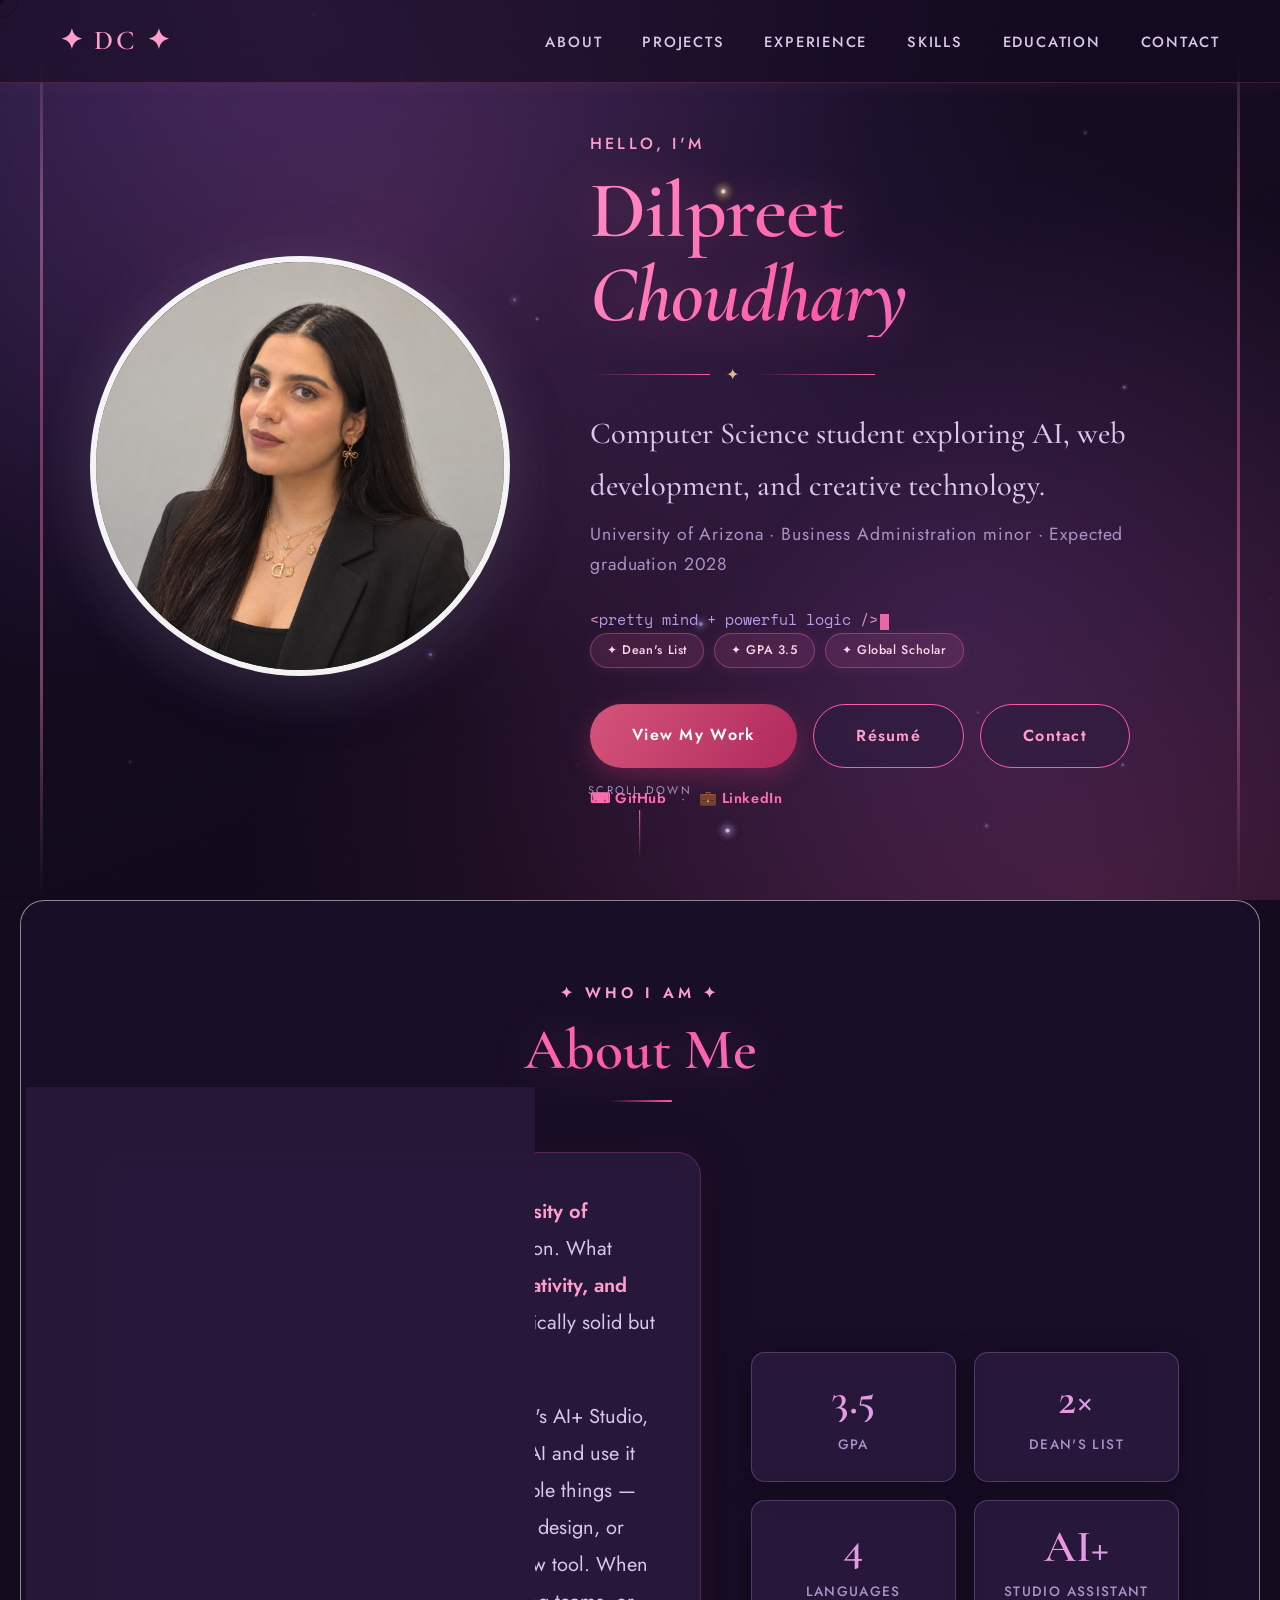
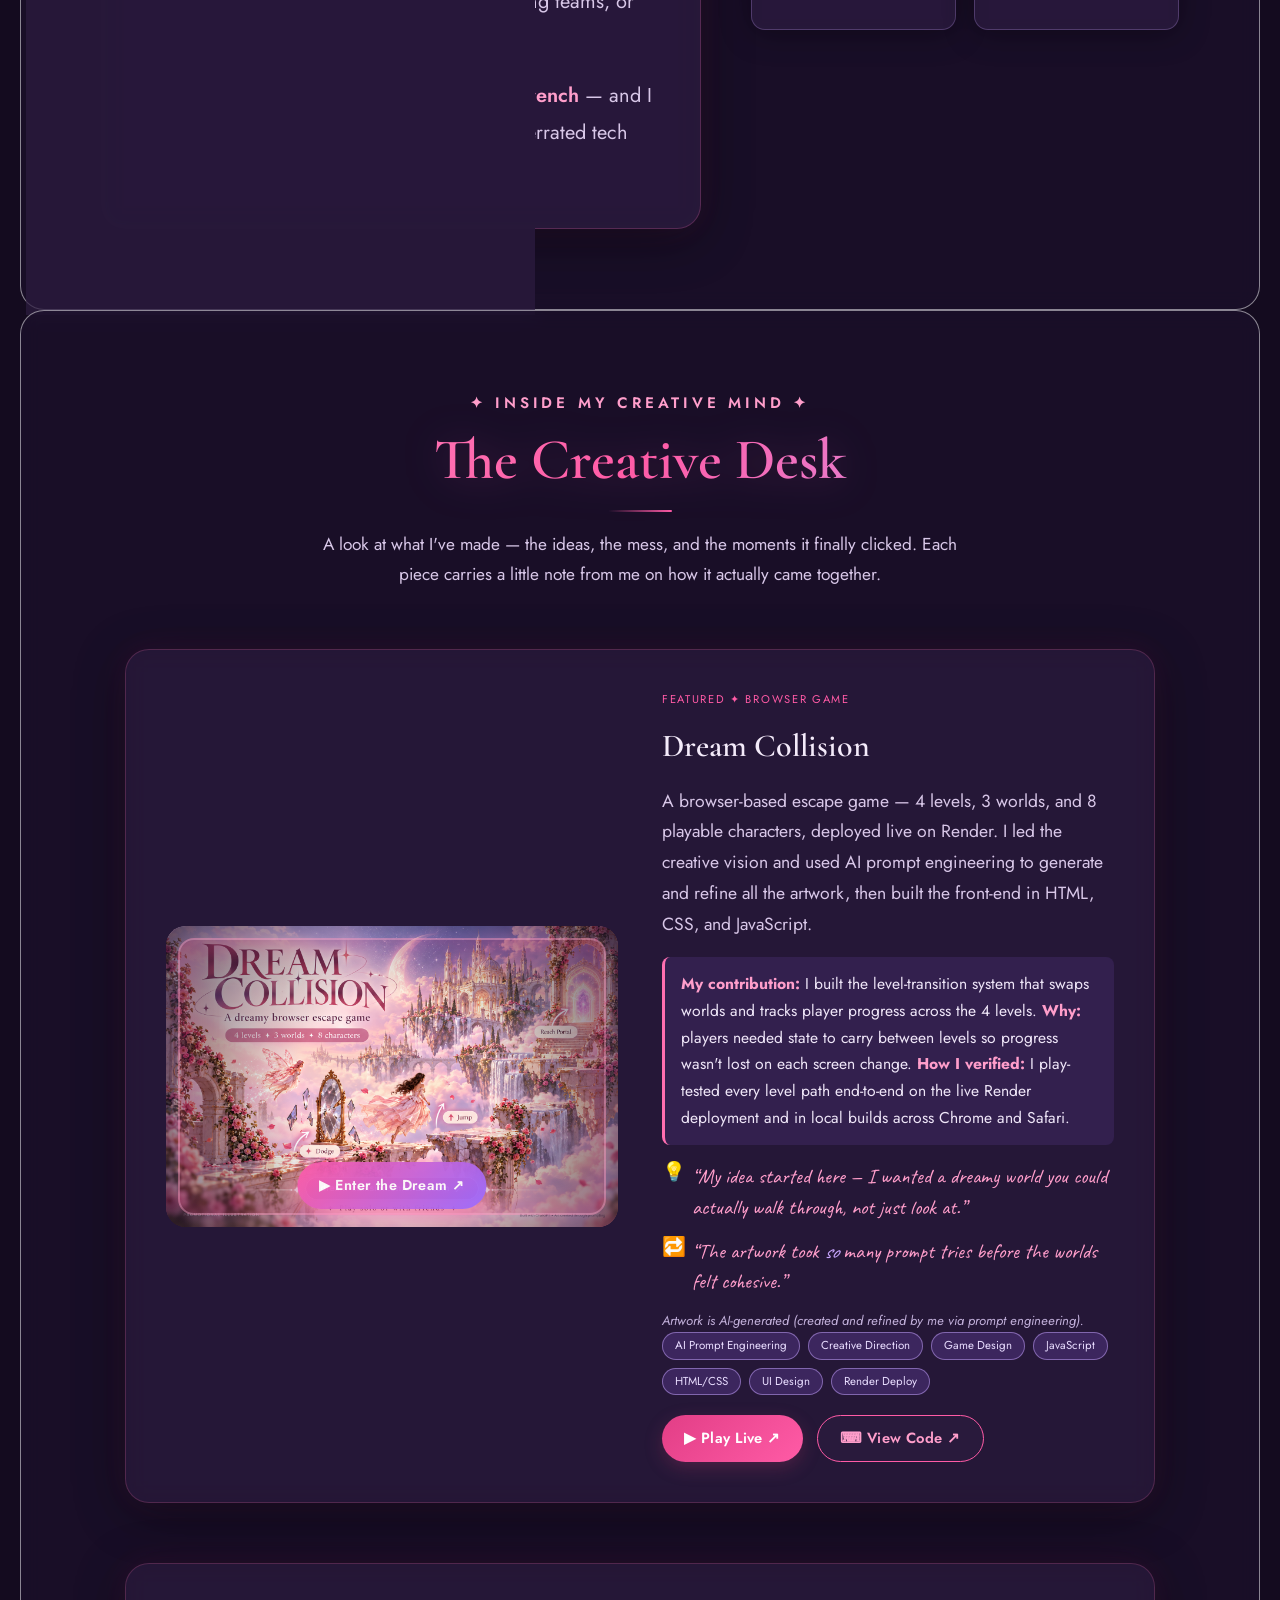
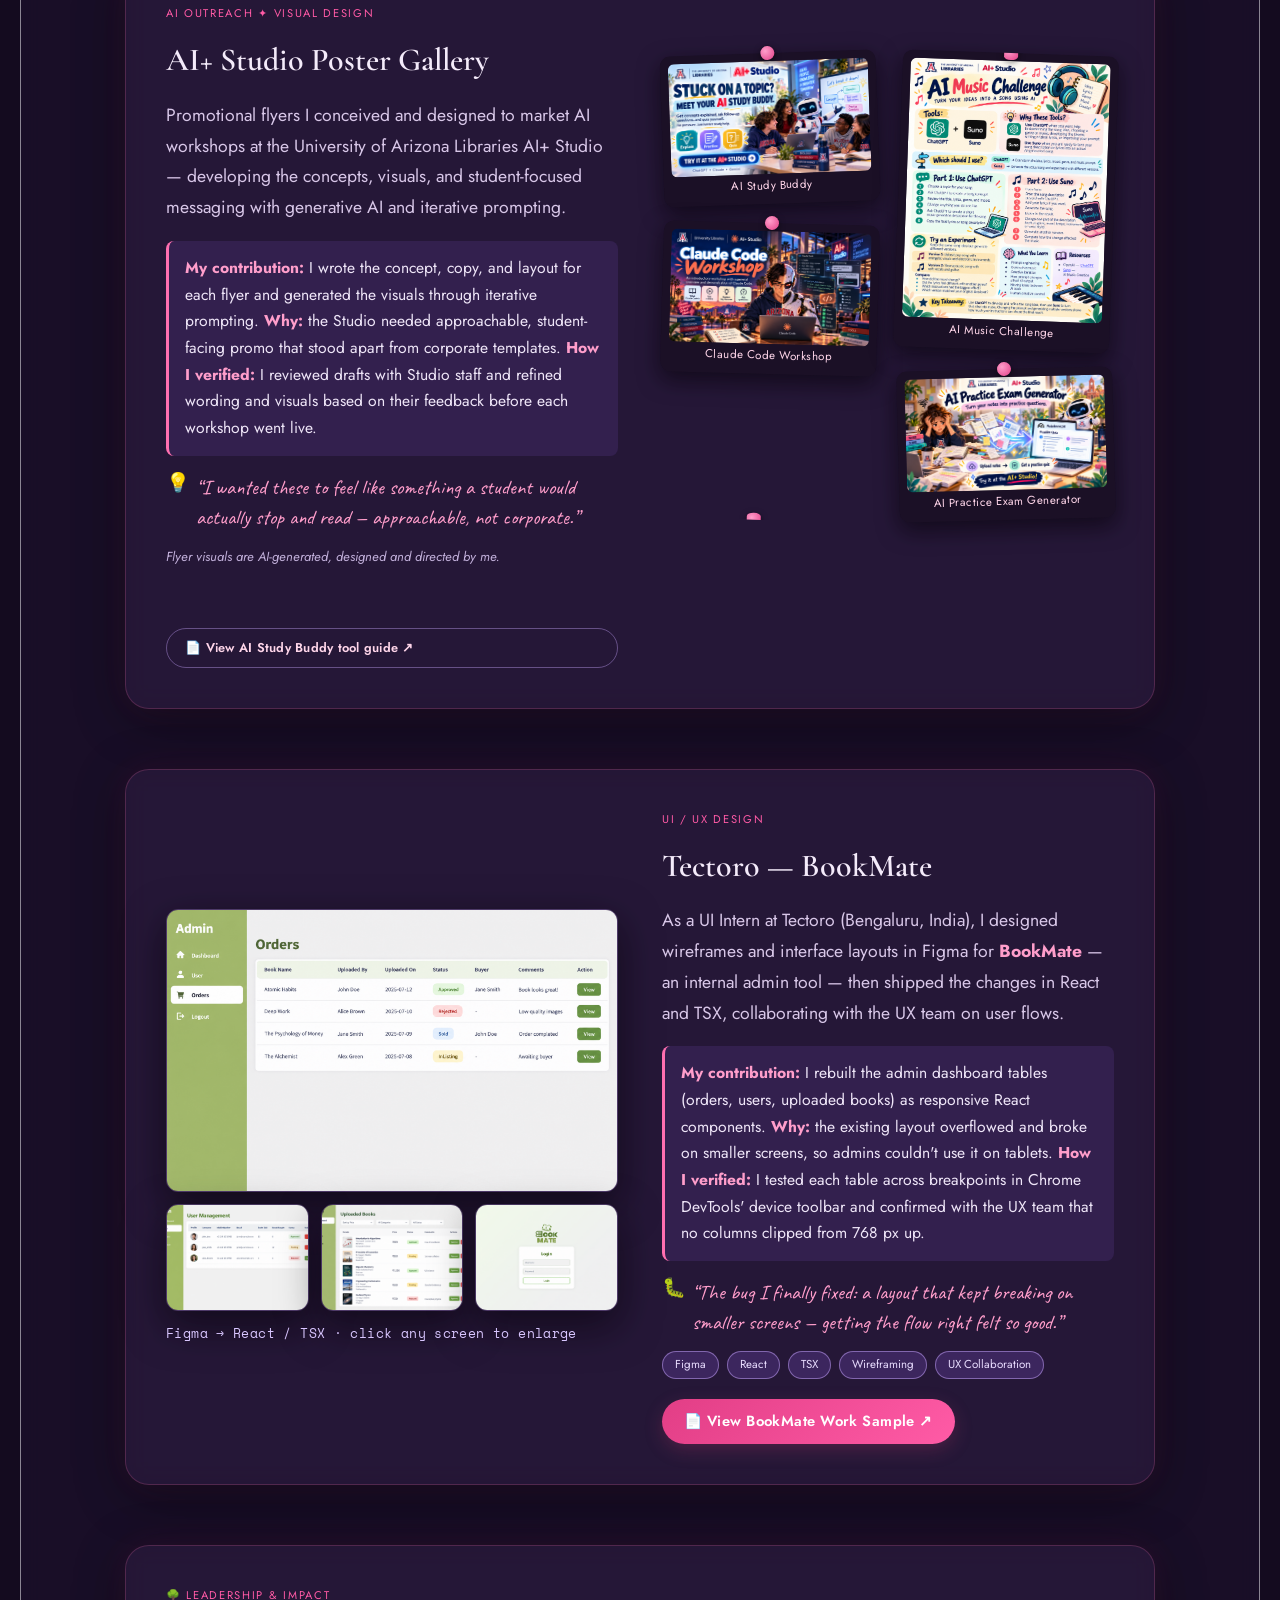
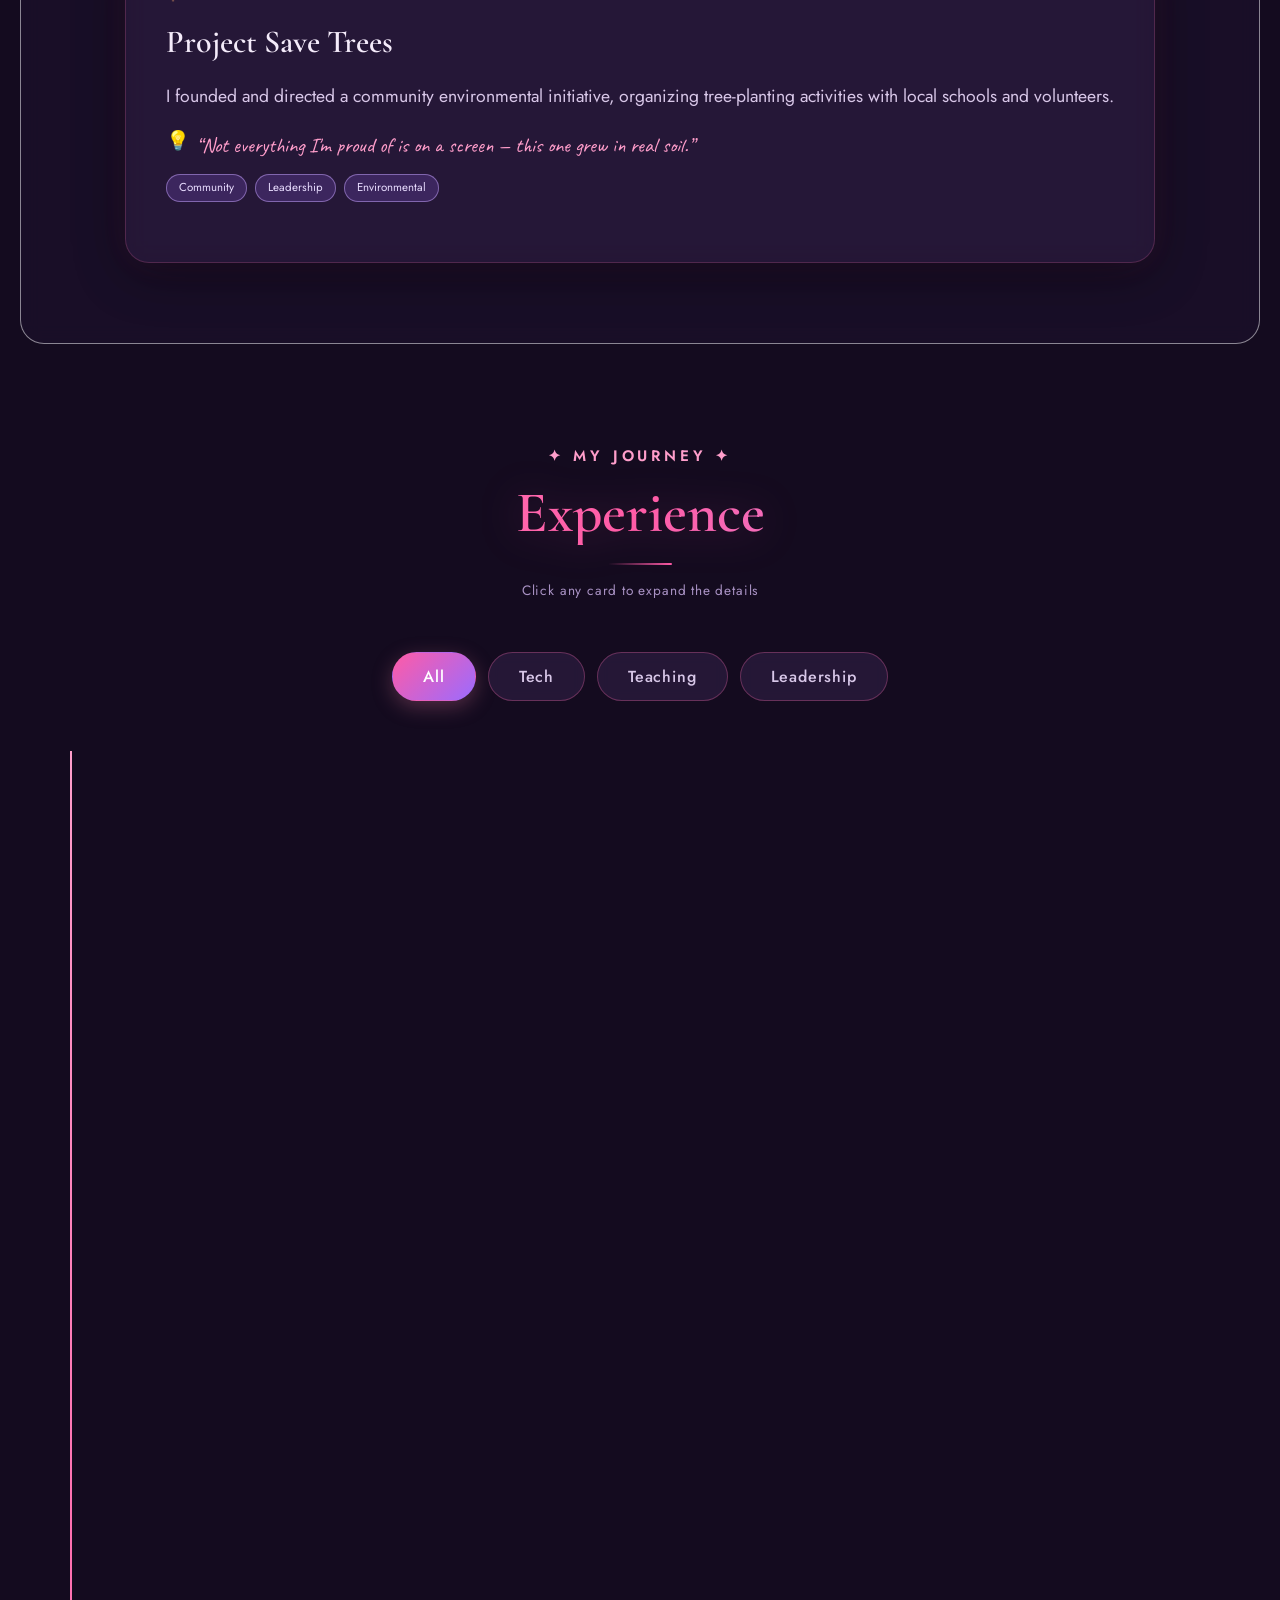
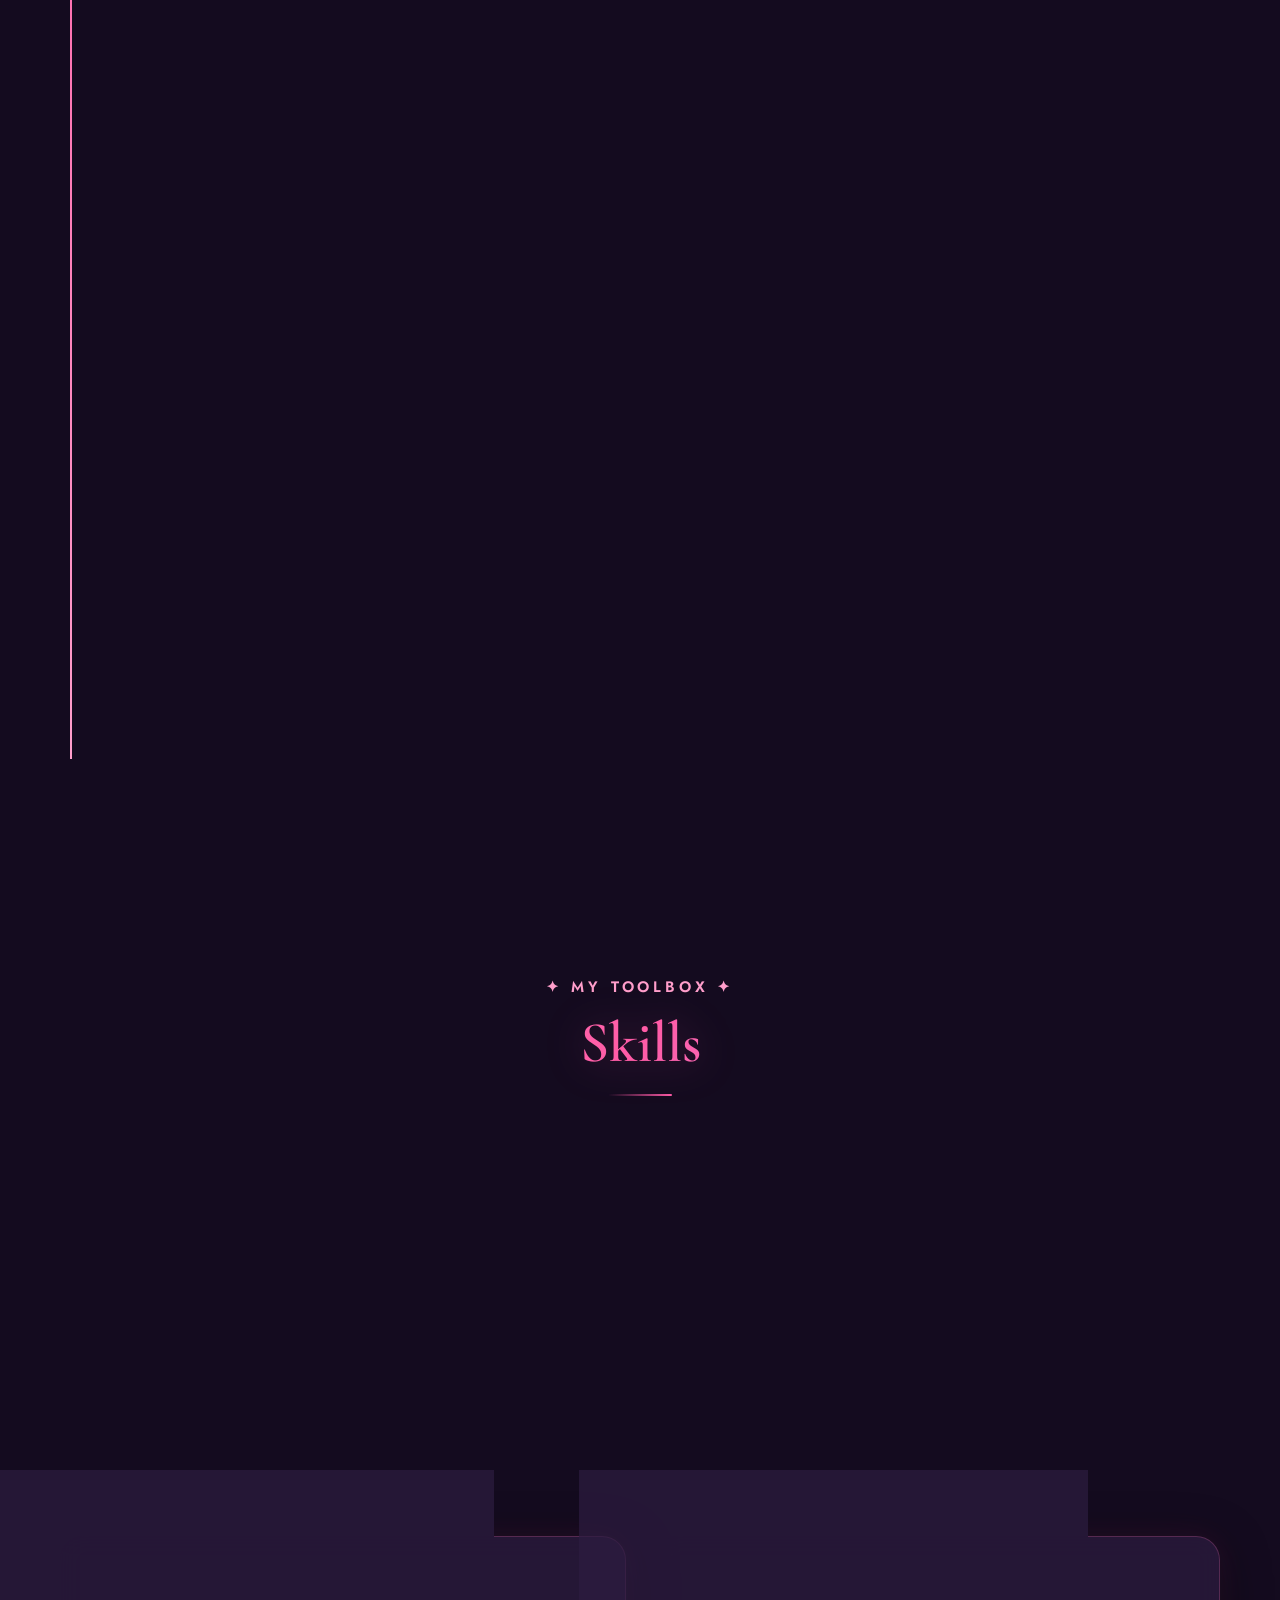
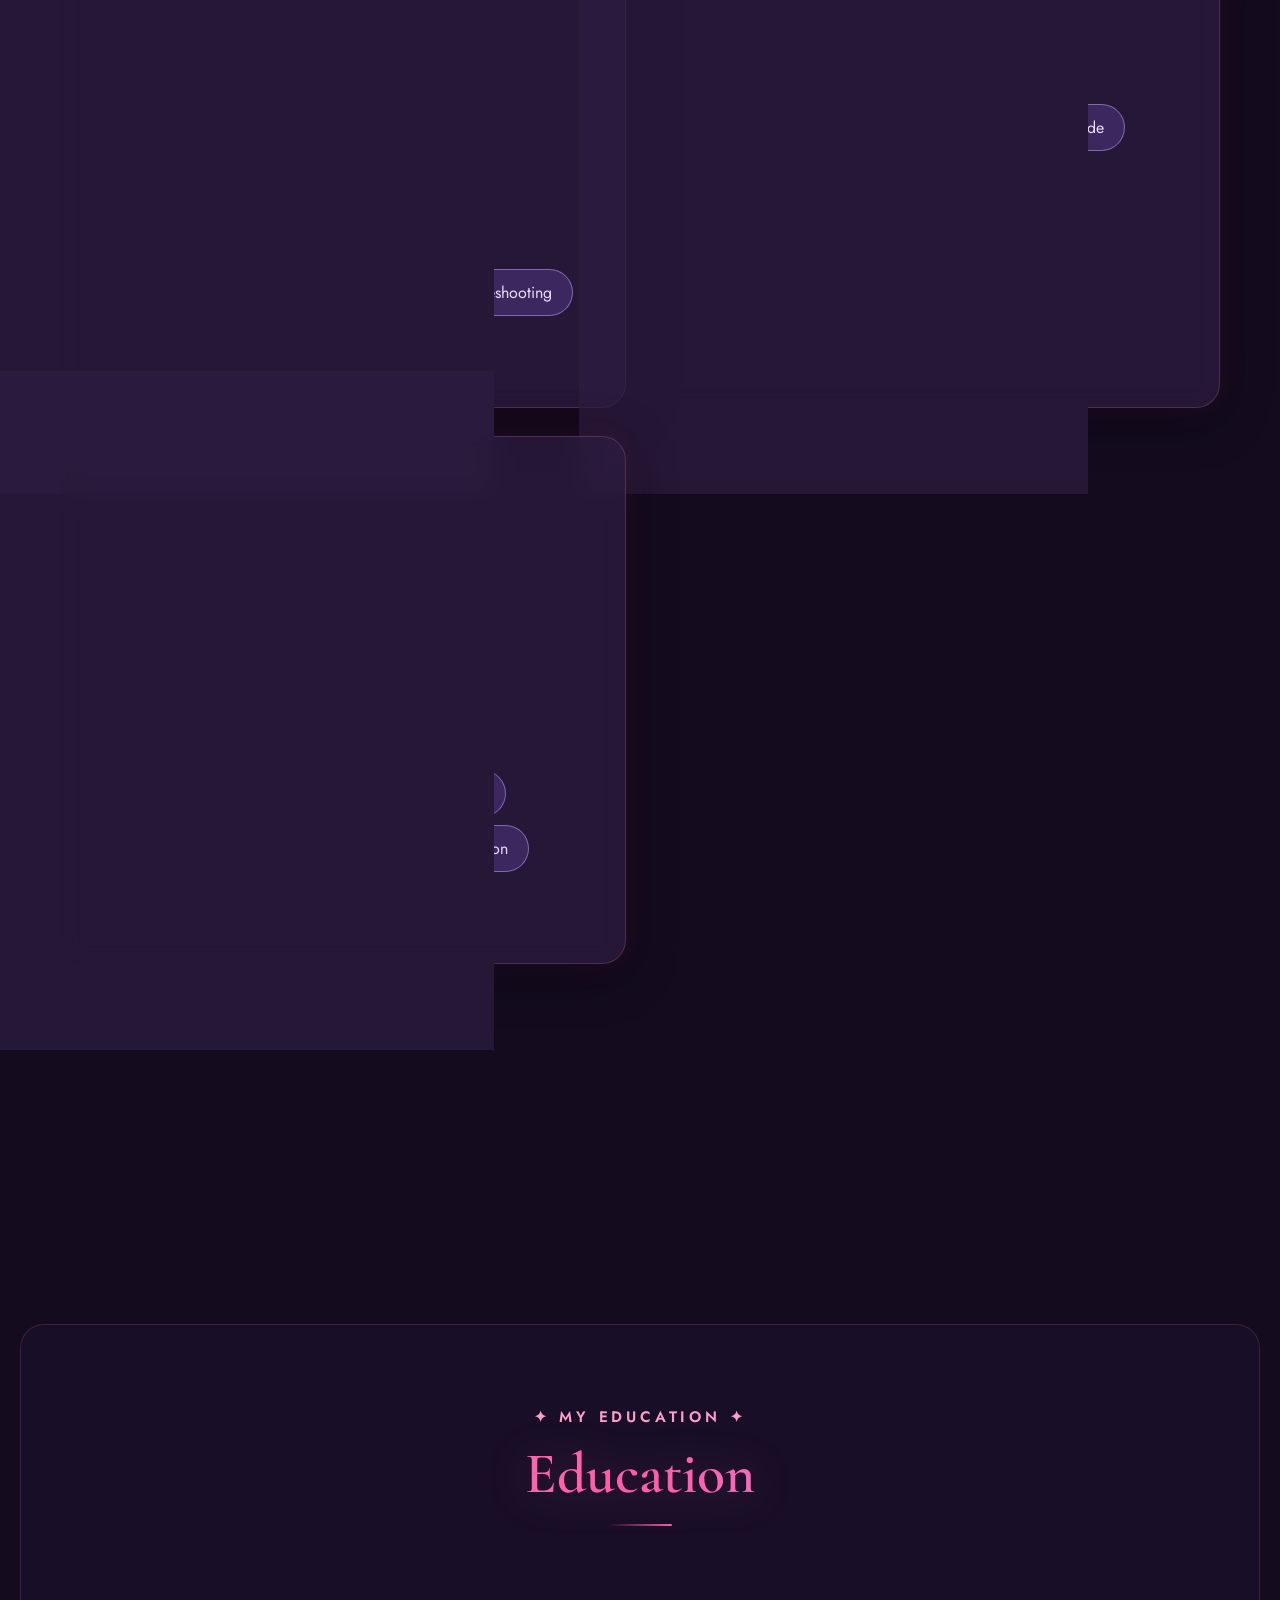
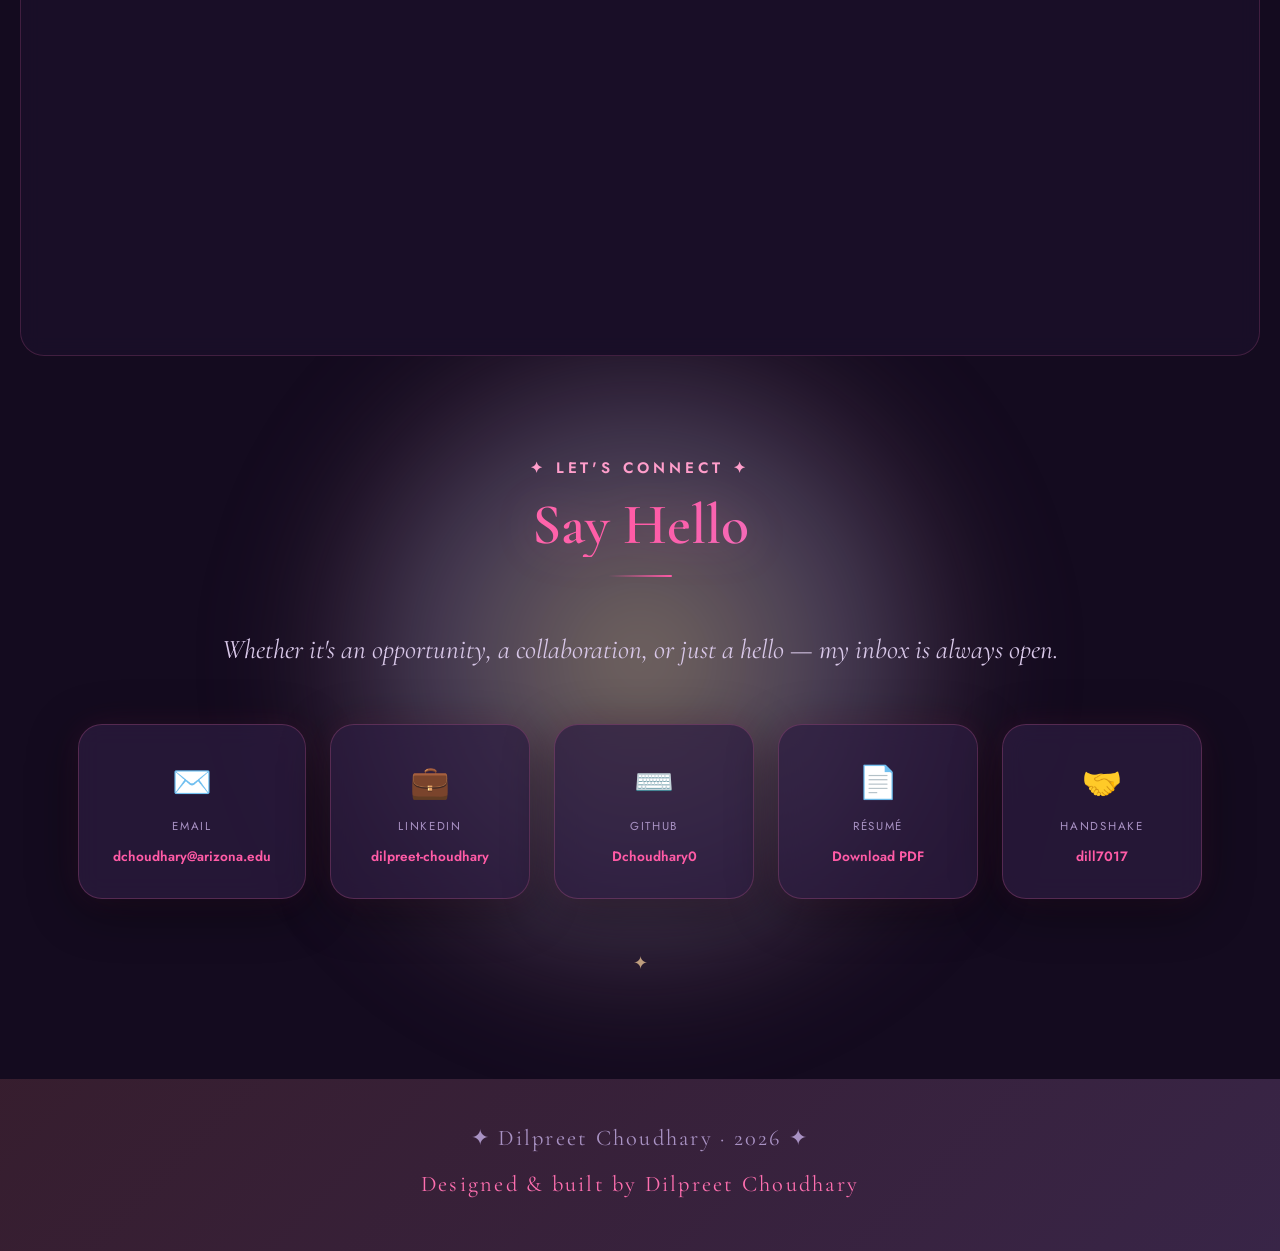
<file: index.html>
<!DOCTYPE html>
<html lang="en">
<head>
  <meta charset="UTF-8" />
  <meta name="viewport" content="width=device-width, initial-scale=1.0" />
  <title>Dilpreet Choudhary · Portfolio</title>

  <!-- ✦ SEO & SOCIAL PREVIEW ✦ -->
  <meta name="description" content="Dilpreet Choudhary — Computer Science student at the University of Arizona exploring AI, web development, and creative technology." />
  <meta name="author" content="Dilpreet Choudhary" />
  <meta name="theme-color" content="#f8d0de" />
  <meta property="og:type" content="website" />
  <meta property="og:title" content="Dilpreet Choudhary · Portfolio" />
  <meta property="og:description" content="Computer Science student exploring AI, web development, and creative technology." />
  <meta property="og:image" content="https://dchoudhary0.github.io/assets/headshot.png" />
  <meta property="og:url" content="https://dchoudhary0.github.io/" />
  <meta name="twitter:card" content="summary_large_image" />
  <meta name="twitter:title" content="Dilpreet Choudhary · Portfolio" />
  <meta name="twitter:description" content="Computer Science student exploring AI, web development, and creative technology." />
  <meta name="twitter:image" content="https://dchoudhary0.github.io/assets/headshot.png" />

  <link rel="preconnect" href="https://fonts.googleapis.com" />
  <link rel="preconnect" href="https://fonts.gstatic.com" crossorigin />
  <link href="https://fonts.googleapis.com/css2?family=Caveat:wght@500;600&family=Cormorant+Garamond:ital,wght@0,300;0,400;0,500;0,600;1,300;1,400&family=Jost:wght@300;400;500&family=Great+Vibes&family=Space+Mono:wght@400;700&display=swap" rel="stylesheet" />
  <link rel="stylesheet" href="style.css?v=20261010-dark" />
</head>
<body>

  <!-- ✦ SKIP LINK (accessibility) ✦ -->
  <a href="#main" class="skip-link">Skip to content</a>

  <!-- ✦ CLEAN PROFESSIONAL BACKGROUND ✦ -->
  <div class="dream-bg">
    <div class="dream-image" id="dreamImage"></div>
    <div class="dream-overlay"></div>
    <div class="dream-gradient"></div>
  </div>

  <!-- ✦ CUSTOM CURSOR ✦ -->
  <div class="cursor-dot" id="cursorDot"></div>
  <div class="cursor-ring" id="cursorRing"></div>

  <!-- ✦ SOFT SPARKLE PARTICLES CANVAS ✦ -->
  <canvas id="petalsCanvas" class="petals-canvas"></canvas>

  <!-- ✦ PROGRESS BAR ✦ -->
  <div class="scroll-progress" id="scrollProgress"></div>

  <!-- ✦ NAVIGATION ✦ -->
  <nav class="navbar" aria-label="Primary">
    <div class="nav-logo">✦ DC ✦</div>
    <button class="nav-toggle" id="navToggle" aria-label="Toggle menu" aria-expanded="false" aria-controls="navLinks">
      <span></span><span></span><span></span>
    </button>
    <ul class="nav-links" id="navLinks">
      <li><a href="#about">About</a></li>
      <li><a href="#projects">Projects</a></li>
      <li><a href="#experience">Experience</a></li>
      <li><a href="#skills">Skills</a></li>
      <li><a href="#education">Education</a></li>
      <li><a href="#contact">Contact</a></li>
    </ul>
  </nav>

  <main id="main">

  <!-- ✦ HERO SECTION ✦ -->
  <section class="hero" id="home">
    <div class="hero-ribbon ribbon-left"></div>
    <div class="hero-ribbon ribbon-right"></div>

    <div class="hero-content">
      <div class="hero-photo-wrapper">
        <img src="assets/headshot.png" alt="Portrait of Dilpreet Choudhary" class="hero-photo" onerror="this.onerror=null; this.style.display='none'; this.nextElementSibling.style.display='flex';" />
        <div class="hero-photo-placeholder">DC</div>
      </div>

      <div class="hero-text">
        <p class="hero-greeting">Hello, I'm</p>
        <h1 class="hero-name">Dilpreet<br/><em>Choudhary</em></h1>
        <div class="hero-divider">
          <span class="divider-mark">✦</span>
        </div>
        <p class="hero-title">Computer Science student exploring AI, web development, and creative technology.</p>
        <p class="hero-subtitle">University of Arizona · Business Administration minor · Expected graduation 2028</p>
        <p class="hero-code-line" aria-label="&lt; pretty mind + powerful logic /&gt;"><span class="tag">&lt;</span><span class="typed-code" id="typedCode" data-text="pretty mind + powerful logic"></span><span class="tag"> /&gt;</span><span class="cursor" aria-hidden="true"></span></p>
        <div class="hero-badges">
          <span class="badge">✦ Dean's List</span>
          <span class="badge">✦ GPA 3.5</span>
          <span class="badge">✦ Global Scholar</span>
        </div>
        <div class="hero-cta">
          <a href="#projects" class="btn-primary">View My Work</a>
          <a href="assets/google_resume.pdf" target="_blank" class="btn-secondary">Résumé</a>
          <a href="#contact" class="btn-secondary">Contact</a>
        </div>
        <div class="hero-social">
          <a href="https://github.com/Dchoudhary0" target="_blank" rel="noopener" aria-label="GitHub">⌨ GitHub</a>
          <span class="hero-social-sep">·</span>
          <a href="https://www.linkedin.com/in/dilpreet-choudhary-40729a323/" target="_blank" rel="noopener" aria-label="LinkedIn">💼 LinkedIn</a>
        </div>
      </div>
    </div>

    <div class="hero-scroll">
      <span>scroll down</span>
      <div class="scroll-line"></div>
    </div>
  </section>

  <!-- ✦ ABOUT SECTION ✦ -->
  <section class="about" id="about">
    <div class="section-header">
      <span class="section-tag">✦ who i am ✦</span>
      <h2 class="section-title">About Me</h2>
      <div class="title-rule"></div>
    </div>

    <div class="about-content">
      <div class="about-card">
        <p class="about-text">
          I'm a Computer Science student at the <strong>University of Arizona</strong> with a minor in
          Business Administration. What drives me is the place where <strong>technology, creativity, and
          people</strong> meet — building things that are technically solid but also genuinely enjoyable to use.
        </p>
        <p class="about-text">
          I work hands-on with <strong>AI tools</strong> at the University's AI+ Studio, helping students
          and staff explore generative AI and use it responsibly. I love turning ideas into real, usable
          things — whether that's a browser game, a promotional design, or helping someone feel less
          intimidated by a new tool. When I'm not coding, you'll find me teaching, leading teams, or
          planting trees.
        </p>
        <p class="about-text">
          I speak <strong>English, Hindi, Punjabi</strong>, and a little <strong>French</strong> —
          and I believe good communication is the most underrated tech skill.
        </p>
      </div>

      <div class="about-stats">
        <div class="stat-card">
          <span class="stat-number">3.5</span>
          <span class="stat-label">GPA</span>
        </div>
        <div class="stat-card">
          <span class="stat-number">2×</span>
          <span class="stat-label">Dean's List</span>
        </div>
        <div class="stat-card">
          <span class="stat-number">4</span>
          <span class="stat-label">Languages</span>
        </div>
        <div class="stat-card">
          <span class="stat-number">AI+</span>
          <span class="stat-label">Studio Assistant</span>
        </div>
      </div>
    </div>
  </section>

  <!-- ✦ PROJECTS — "Inside Dilpreet's Creative Mind" (creative desk) ✦ -->
  <section class="projects" id="projects">
    <div class="section-header">
      <span class="section-tag">✦ inside my creative mind ✦</span>
      <h2 class="section-title">The Creative Desk</h2>
      <div class="title-rule"></div>
      <p class="desk-intro">A look at what I've made — the ideas, the mess, and the moments it finally clicked.
        Each piece carries a little note from me on how it actually came together.</p>
    </div>

    <div class="desk">

      <!-- ─── DREAM COLLISION · dreamy portal ─── -->
      <article class="desk-item desk-dream">
        <div class="desk-visual portal" data-reveal>
          <img src="assets/dream-collision-gameplay.png" alt="Dream Collision gameplay — characters and dreamworlds" class="desk-img" onerror="this.onerror=null; this.src='assets/dream-collision.svg';" />
          <span class="portal-ring" aria-hidden="true"></span>
          <a href="https://dream-collision.onrender.com" target="_blank" rel="noopener" class="portal-cta">▶ Enter the Dream ↗</a>
        </div>
        <div class="desk-text">
          <div class="project-tag">Featured ✦ Browser Game</div>
          <h3 class="project-title">Dream Collision</h3>
          <p class="project-desc">
            A browser-based escape game — 4 levels, 3 worlds, and 8 playable characters, deployed live on Render.
            I led the creative vision and used AI prompt engineering to generate and refine all the artwork, then
            built the front-end in HTML, CSS, and JavaScript.
          </p>
          <p class="project-contribution">
            <strong>My contribution:</strong> I built the level-transition system that swaps worlds and tracks
            player progress across the 4 levels. <strong>Why:</strong> players needed state to carry between
            levels so progress wasn't lost on each screen change. <strong>How I verified:</strong> I play-tested
            every level path end-to-end on the live Render deployment and in local builds across Chrome and Safari.
          </p>
          <p class="annotation annotation-idea">“My idea started here — I wanted a dreamy world you could actually walk through, not just look at.”</p>
          <p class="annotation annotation-tries">“The artwork took <em>so</em> many prompt tries before the worlds felt cohesive.”</p>
          <p class="media-note">Artwork is AI-generated (created and refined by me via prompt engineering).</p>
          <div class="project-tech">
            <span>AI Prompt Engineering</span><span>Creative Direction</span><span>Game Design</span><span>JavaScript</span><span>HTML/CSS</span><span>UI Design</span><span>Render Deploy</span>
          </div>
          <div class="project-links">
            <a href="https://dream-collision.onrender.com" target="_blank" rel="noopener" class="project-cta">▶ Play Live ↗</a>
            <a href="https://github.com/Dchoudhary0/dream-collision" target="_blank" rel="noopener" class="project-cta project-cta-alt">⌨ View Code ↗</a>
          </div>
        </div>
      </article>

      <!-- ─── WORKSHOP MARKETING · miniature poster gallery ─── -->
      <article class="desk-item desk-posters">
        <div class="desk-text">
          <div class="project-tag">AI Outreach ✦ Visual Design</div>
          <h3 class="project-title">AI+ Studio Poster Gallery</h3>
          <p class="project-desc">
            Promotional flyers I conceived and designed to market AI workshops at the University of Arizona
            Libraries AI+ Studio — developing the concepts, visuals, and student-focused messaging with
            generative AI and iterative prompting.
          </p>
          <p class="project-contribution">
            <strong>My contribution:</strong> I wrote the concept, copy, and layout for each flyer and generated
            the visuals through iterative prompting. <strong>Why:</strong> the Studio needed approachable,
            student-facing promo that stood apart from corporate templates. <strong>How I verified:</strong> I
            reviewed drafts with Studio staff and refined wording and visuals based on their feedback before each
            workshop went live.
          </p>
          <p class="annotation annotation-idea">“I wanted these to feel like something a student would actually stop and read — approachable, not corporate.”</p>
          <p class="media-note">Flyer visuals are AI-generated, designed and directed by me.</p>
        </div>
        <!-- pinned mini-posters -->
        <div class="poster-wall" data-reveal>
          <a href="assets/flyer-ai-study-buddy.png" target="_blank" rel="noopener" class="poster">
            <span class="poster-pin" aria-hidden="true"></span>
            <img src="assets/flyer-ai-study-buddy.png" alt="AI Study Buddy flyer" loading="lazy" />
            <span class="poster-label">AI Study Buddy</span>
          </a>
          <a href="assets/flyer-claude-workshop.png" target="_blank" rel="noopener" class="poster">
            <span class="poster-pin" aria-hidden="true"></span>
            <img src="assets/flyer-claude-workshop.png" alt="Claude Code Workshop flyer" loading="lazy" />
            <span class="poster-label">Claude Code Workshop</span>
          </a>
          <a href="assets/flyer-ai-music-challenge.png" target="_blank" rel="noopener" class="poster">
            <span class="poster-pin" aria-hidden="true"></span>
            <img src="assets/flyer-ai-music-challenge.png" alt="AI Music Challenge flyer" loading="lazy" />
            <span class="poster-label">AI Music Challenge</span>
          </a>
          <a href="assets/flyer-exam-generator.png" target="_blank" rel="noopener" class="poster">
            <span class="poster-pin" aria-hidden="true"></span>
            <img src="assets/flyer-exam-generator.png" alt="AI Practice Exam Generator flyer" loading="lazy" />
            <span class="poster-label">AI Practice Exam Generator</span>
          </a>
        </div>
        <a href="assets/flyer-study-buddy-guide.png" target="_blank" rel="noopener" class="poster-more-btn">📄 View AI Study Buddy tool guide ↗</a>
      </article>

      <!-- ─── TECTORO · interface preview ─── -->
      <article class="desk-item desk-ui">
        <div class="desk-visual bookmate-shots" data-reveal>
          <a href="assets/bookmate-orders-dashboard.png" target="_blank" rel="noopener" class="shot shot-hero">
            <img src="assets/bookmate-orders-dashboard.png" alt="BookMate admin orders dashboard UI I designed and built" loading="lazy" />
          </a>
          <div class="shot-thumbs">
            <a href="assets/bookmate-user-management.png" target="_blank" rel="noopener" class="shot">
              <img src="assets/bookmate-user-management.png" alt="BookMate user management dashboard" loading="lazy" />
            </a>
            <a href="assets/bookmate-books-dashboard.png" target="_blank" rel="noopener" class="shot">
              <img src="assets/bookmate-books-dashboard.png" alt="BookMate admin uploaded books dashboard" loading="lazy" />
            </a>
            <a href="assets/bookmate-login.png" target="_blank" rel="noopener" class="shot">
              <img src="assets/bookmate-login.png" alt="BookMate login page" loading="lazy" />
            </a>
          </div>
          <span class="ui-tag">Figma → React / TSX · click any screen to enlarge</span>
        </div>
        <div class="desk-text">
          <div class="project-tag">UI / UX Design</div>
          <h3 class="project-title">Tectoro — BookMate</h3>
          <p class="project-desc">
            As a UI Intern at Tectoro (Bengaluru, India), I designed wireframes and interface layouts in Figma
            for <strong>BookMate</strong> — an internal admin tool — then shipped the changes in React and TSX,
            collaborating with the UX team on user flows.
          </p>
          <p class="project-contribution">
            <strong>My contribution:</strong> I rebuilt the admin dashboard tables (orders, users, uploaded books)
            as responsive React components. <strong>Why:</strong> the existing layout overflowed and broke on
            smaller screens, so admins couldn't use it on tablets. <strong>How I verified:</strong> I tested each
            table across breakpoints in Chrome DevTools' device toolbar and confirmed with the UX team that no
            columns clipped from 768&nbsp;px up.
          </p>
          <p class="annotation annotation-fix">“The bug I finally fixed: a layout that kept breaking on smaller screens — getting the flow right felt so good.”</p>
          <div class="project-tech">
            <span>Figma</span><span>React</span><span>TSX</span><span>Wireframing</span><span>UX Collaboration</span>
          </div>
          <div class="project-links">
            <a href="assets/Dilpreet_Choudhary_BookMate_Work_Sample.pdf" target="_blank" rel="noopener" class="project-cta">📄 View BookMate Work Sample ↗</a>
          </div>
        </div>
      </article>

      <!-- ─── PROJECT SAVE TREES · note card ─── -->
      <article class="desk-item desk-note">
        <div class="desk-text">
          <div class="project-tag">🌳 Leadership &amp; Impact</div>
          <h3 class="project-title">Project Save Trees</h3>
          <p class="project-desc">
            I founded and directed a community environmental initiative, organizing tree-planting activities
            with local schools and volunteers.
          </p>
          <p class="annotation annotation-idea">“Not everything I'm proud of is on a screen — this one grew in real soil.”</p>
          <div class="project-tech">
            <span>Community</span><span>Leadership</span><span>Environmental</span>
          </div>
        </div>
      </article>

    </div>
  </section>
  <!-- ✦ EXPERIENCE SECTION ✦ -->
  <section class="experience" id="experience">
    <div class="section-header">
      <span class="section-tag">✦ my journey ✦</span>
      <h2 class="section-title">Experience</h2>
      <div class="title-rule"></div>
      <p class="section-hint">Click any card to expand the details</p>
    </div>

    <!-- Interactive Filter Buttons -->
    <div class="exp-filters" role="group" aria-label="Filter experience">
      <button class="filter-btn active" data-filter="all">All</button>
      <button class="filter-btn" data-filter="tech">Tech</button>
      <button class="filter-btn" data-filter="teaching">Teaching</button>
      <button class="filter-btn" data-filter="leadership">Leadership</button>
    </div>

    <div class="timeline">

      <div class="timeline-item" data-category="tech teaching">
        <div class="timeline-dot"></div>
        <div class="timeline-card" tabindex="0">
          <div class="tl-header">
            <div>
              <h3 class="tl-role">AI+ Studio Student Assistant</h3>
              <p class="tl-org">University of Arizona Libraries</p>
              <p class="tl-location">📍 Tucson, Arizona</p>
            </div>
            <span class="tl-date">Sep 2026 – Present</span>
          </div>
          <div class="tl-body">
            <p class="tl-intro">Help students, faculty, and staff explore and use generative AI responsibly at the University of Arizona Libraries' AI+ Studio — combining my computer science background with hands-on AI, coding, and version-control skills.</p>
            <ul class="tl-list">
              <li>Support students, faculty & staff with AI tools and responsible AI use</li>
              <li>Design & lead interactive AI workshops for learning, creativity & productivity</li>
              <li>Apply my coding skills (Python, JavaScript, HTML/CSS) and Git/GitHub to build demos, scripts & project walkthroughs</li>
              <li>Guide users through Google Gemini, NotebookLM, ChatGPT & Claude, including advanced prompt engineering</li>
              <li>Troubleshoot software, debug issues & help users get set up with new tools</li>
              <li>Explain AI and programming concepts to users across all levels of technical experience</li>
            </ul>
            <div class="tl-tags">
              <span>Python</span><span>JavaScript</span><span>HTML/CSS</span><span>Git &amp; GitHub</span><span>Debugging</span><span>Google Gemini</span><span>NotebookLM</span><span>ChatGPT</span><span>Claude</span><span>Prompt Engineering</span><span>AI Image Generation</span><span>Responsible AI</span><span>Technical Support</span><span>Workshops</span><span>Teaching</span>
            </div>
            <div class="tl-links">
              <a href="https://lib.arizona.edu/study/ai-studio" target="_blank" rel="noopener" class="tl-link-btn">✦ Visit the AI+ Studio ↗</a>
            </div>
          </div>
          <span class="tl-expand-icon">＋</span>
        </div>
      </div>

      <div class="timeline-item" data-category="leadership">
        <div class="timeline-dot"></div>
        <div class="timeline-card" tabindex="0">
          <div class="tl-header">
            <div>
              <h3 class="tl-role">Student Worker – Administrative &amp; Program Support</h3>
              <p class="tl-org">University of Arizona Language Training Center (LTC)</p>
              <p class="tl-location">📍 Tucson, Arizona</p>
            </div>
            <span class="tl-date">Sep 2026 – Present</span>
          </div>
          <div class="tl-body">
            <p class="tl-intro">Provide administrative and program support for the University of Arizona Language Training Center (LTC), which offers language and cultural training programs.</p>
            <ul class="tl-list">
              <li>Assist with daily office operations, scheduling, data entry & email correspondence</li>
              <li>Support student enrollment and registration, and maintain program records</li>
              <li>Respond to phone calls and general inquiries, directing questions to the appropriate staff</li>
              <li>Share program information and provide support to students</li>
              <li>Prepare and organize materials and documentation for courses and program activities</li>
              <li>Assist the Program Manager, instructors & staff with administrative tasks as needed</li>
              <li>Handle student and program information with professionalism and discretion</li>
            </ul>
            <div class="tl-tags">
              <span>MS Word</span><span>MS Excel</span><span>MS Outlook</span><span>Google Workspace</span><span>Data Entry</span><span>Record Keeping</span><span>Scheduling</span><span>Email Correspondence</span><span>Administration</span><span>Program Support</span><span>Communication</span><span>Organization</span><span>Student Support</span><span>Discretion</span>
            </div>
            <div class="tl-links">
              <a href="https://ltc.arizona.edu" target="_blank" rel="noopener" class="tl-link-btn">✦ Visit the Language Training Center ↗</a>
            </div>
          </div>
          <span class="tl-expand-icon">＋</span>
        </div>
      </div>

      <div class="timeline-item" data-category="tech">
        <div class="timeline-dot"></div>
        <div class="timeline-card" tabindex="0">
          <div class="tl-header">
            <div>
              <h3 class="tl-role">UI Intern</h3>
              <p class="tl-org">Tectoro</p>
              <p class="tl-location">📍 Bengaluru, India</p>
            </div>
            <span class="tl-date">Jun – Aug 2025</span>
          </div>
          <div class="tl-body">
            <p class="tl-intro">Worked as a UI Intern on <strong>BookMate</strong>, an internal admin tool — designing interfaces in Figma and shipping real front-end code in React and TSX alongside the UX team.</p>
            <ul class="tl-list">
              <li>Created wireframes & interface designs using Figma</li>
              <li>Built & updated UI components with React, TSX, JavaScript, HTML & CSS</li>
              <li>Debugged responsive layout issues across screen sizes & devices</li>
              <li>Used Git & GitHub for version control and participated in code reviews</li>
              <li>Collaborated with the UX team on layouts and user flows</li>
            </ul>
            <div class="tl-tags">
              <span>React</span><span>TSX</span><span>JavaScript</span><span>HTML/CSS</span><span>Figma</span><span>Responsive Design</span><span>Debugging</span><span>Git &amp; GitHub</span><span>UI/UX</span><span>Component Design</span><span>Code Review</span>
            </div>
          </div>
          <span class="tl-expand-icon">＋</span>
        </div>
      </div>

      <div class="timeline-item" data-category="tech teaching">
        <div class="timeline-dot"></div>
        <div class="timeline-card" tabindex="0">
          <div class="tl-header">
            <div>
              <h3 class="tl-role">Python Teaching Assistant</h3>
              <p class="tl-org">Department of Computer Science, University of Arizona</p>
              <p class="tl-location">📍 Tucson, Arizona</p>
            </div>
            <span class="tl-date">Jan – May 2025</span>
          </div>
          <div class="tl-body">
            <p class="tl-intro">Supported the Department of Computer Science as a Python Teaching Assistant, helping students strengthen their programming fundamentals and debugging skills.</p>
            <ul class="tl-list">
              <li>Helped students with Python, debugging & introductory data structures</li>
              <li>Walked students through algorithms, logic & problem-solving step by step</li>
              <li>Reviewed student code and explained best practices & common pitfalls</li>
              <li>Guided students through programming problems with patience & clarity</li>
            </ul>
            <div class="tl-tags">
              <span>Python</span><span>Debugging</span><span>Data Structures</span><span>Algorithms</span><span>Problem Solving</span><span>Code Review</span><span>Teaching</span><span>Mentoring</span><span>Communication</span>
            </div>
          </div>
          <span class="tl-expand-icon">＋</span>
        </div>
      </div>

      <div class="timeline-item" data-category="leadership teaching">
        <div class="timeline-dot"></div>
        <div class="timeline-card" tabindex="0">
          <div class="tl-header">
            <div>
              <h3 class="tl-role">Student Lead & Trainer</h3>
              <p class="tl-org">Starbucks · Arizona Student Unions</p>
              <p class="tl-location">📍 Tucson, Arizona</p>
            </div>
            <span class="tl-date">Jan 2025 – Sep 2026</span>
          </div>
          <div class="tl-body">
            <p class="tl-intro">Led shifts and trained team members at a high-volume campus Starbucks run by the Arizona Student Unions — building strong leadership, customer-service, and time-management skills.</p>
            <ul class="tl-list">
              <li>Led shifts & coordinated team workflow during high-volume campus operations</li>
              <li>Trained new employees on service, POS systems & safety procedures</li>
              <li>Delivered friendly, fast customer service while handling cash & orders accurately</li>
              <li>Juggled multiple priorities under pressure while keeping the team organized</li>
            </ul>
            <div class="tl-tags">
              <span>Leadership</span><span>Training &amp; Onboarding</span><span>Customer Service</span><span>POS Systems</span><span>Team Management</span><span>Time Management</span><span>Multitasking</span><span>Communication</span>
            </div>
          </div>
          <span class="tl-expand-icon">＋</span>
        </div>
      </div>

      <div class="timeline-item" data-category="leadership">
        <div class="timeline-dot"></div>
        <div class="timeline-card" tabindex="0">
          <div class="tl-header">
            <div>
              <h3 class="tl-role">Founder & Director</h3>
              <p class="tl-org">Project Save Trees</p>
              <p class="tl-location">📍 Punjab, India</p>
            </div>
            <span class="tl-date">May 2021</span>
          </div>
          <div class="tl-body">
            <p class="tl-intro">Founded and directed a community environmental initiative, bringing together local schools and volunteers to organize tree-planting drives.</p>
            <ul class="tl-list">
              <li>Founded an environmental initiative organizing tree-planting with schools & volunteers</li>
              <li>Planned & coordinated events, logistics & volunteer teams</li>
              <li>Led outreach and public speaking to grow community participation</li>
            </ul>
            <div class="tl-tags">
              <span>Leadership</span><span>Project Management</span><span>Event Organization</span><span>Public Speaking</span><span>Community Outreach</span><span>Teamwork</span><span>Environment</span>
            </div>
          </div>
          <span class="tl-expand-icon">＋</span>
        </div>
      </div>

    </div>
  </section>


  <!-- ✦ SKILLS SECTION ✦ -->
  <section class="skills" id="skills">
    <div class="section-header">
      <span class="section-tag">✦ my toolbox ✦</span>
      <h2 class="section-title">Skills</h2>
      <div class="title-rule"></div>
    </div>

    <div class="skills-grid">

      <div class="skill-category">
        <div class="skill-cat-icon">💻</div>
        <h3>Programming</h3>
        <div class="skill-pills">
          <span>Python</span>
          <span>Java</span>
          <span>JavaScript</span>
          <span>Data Structures</span>
          <span>Algorithms</span>
          <span>Debugging</span>
          <span>Problem Solving</span>
          <span>Object-Oriented Programming</span>
        </div>
      </div>

      <div class="skill-category">
        <div class="skill-cat-icon">🎨</div>
        <h3>Web &amp; Design</h3>
        <div class="skill-pills">
          <span>HTML</span>
          <span>CSS</span>
          <span>React / TSX</span>
          <span>Figma</span>
          <span>UI/UX Design</span>
          <span>Responsive Design</span>
          <span>Git &amp; GitHub</span>
          <span>VS Code</span>
        </div>
      </div>

      <div class="skill-category">
        <div class="skill-cat-icon">🖥️</div>
        <h3>Computers &amp; Productivity</h3>
        <div class="skill-pills">
          <span>Microsoft Word</span>
          <span>Microsoft Excel</span>
          <span>Microsoft PowerPoint</span>
          <span>Microsoft Outlook</span>
          <span>Google Workspace</span>
          <span>Data Entry</span>
          <span>Email Correspondence</span>
          <span>Scheduling</span>
          <span>Troubleshooting</span>
          <span>Record Keeping</span>
          <span>Typing</span>
        </div>
      </div>

      <div class="skill-category">
        <div class="skill-cat-icon">🤖</div>
        <h3>AI Tools</h3>
        <div class="skill-pills">
          <span>Gemini</span>
          <span>NotebookLM</span>
          <span>ChatGPT</span>
          <span>Claude</span>
          <span>Prompt Engineering</span>
          <span>AI Image Generation</span>
          <span>Responsible AI</span>
        </div>
      </div>

      <div class="skill-category">
        <div class="skill-cat-icon">💬</div>
        <h3>Communication &amp; Leadership</h3>
        <div class="skill-pills">
          <span>Public Speaking</span>
          <span>Teaching &amp; Tutoring</span>
          <span>Team Leadership</span>
          <span>Training &amp; Onboarding</span>
          <span>Customer Service</span>
          <span>Student Support</span>
          <span>Phone &amp; Front-Desk Etiquette</span>
          <span>Time Management</span>
          <span>Attention to Detail</span>
          <span>Adaptability</span>
          <span>Organization</span>
          <span>Professionalism &amp; Discretion</span>
        </div>
      </div>

      <div class="skill-category skill-wide">
        <div class="skill-cat-icon">🗣️</div>
        <h3>Languages</h3>
        <div class="skill-pills">
          <span>English</span>
          <span>Hindi</span>
          <span>Punjabi</span>
          <span>French (Basic)</span>
        </div>
      </div>

    </div>
  </section>

  <!-- ✦ EDUCATION SECTION ✦ -->
  <section class="education" id="education">
    <div class="section-header">
      <span class="section-tag">✦ my education ✦</span>
      <h2 class="section-title">Education</h2>
      <div class="title-rule"></div>
    </div>
    <div class="edu-card">
      <div class="edu-icon">🎓</div>
      <div class="edu-info">
        <h3>University of Arizona</h3>
        <p class="edu-degree">B.S. Computer Science · Minor in Business Administration</p>
        <p class="edu-location">Tucson, AZ · Expected May 2028</p>
        <div class="edu-badges">
          <span>✦ GPA: 3.5 / 4.0</span>
          <span>✦ Dean's List (2×)</span>
          <span>✦ Global Wildcat Scholarship</span>
        </div>
      </div>
    </div>
  </section>

  <!-- ✦ CONTACT SECTION ✦ -->
  <section class="contact" id="contact">
    <div class="section-header">
      <span class="section-tag">✦ let's connect ✦</span>
      <h2 class="section-title">Say Hello</h2>
      <div class="title-rule"></div>
    </div>

    <div class="contact-content">
      <p class="contact-intro">
        Whether it's an opportunity, a collaboration, or just a hello — my inbox is always open.
      </p>

      <div class="contact-cards">
        <a href="mailto:dchoudhary@arizona.edu" class="contact-card">
          <span class="contact-icon">✉️</span>
          <span class="contact-label">Email</span>
          <span class="contact-value">dchoudhary@arizona.edu</span>
        </a>
        <a href="https://www.linkedin.com/in/dilpreet-choudhary-40729a323/" target="_blank" rel="noopener" class="contact-card">
          <span class="contact-icon">💼</span>
          <span class="contact-label">LinkedIn</span>
          <span class="contact-value">dilpreet-choudhary</span>
        </a>
        <a href="https://github.com/Dchoudhary0" target="_blank" rel="noopener" class="contact-card">
          <span class="contact-icon">⌨️</span>
          <span class="contact-label">GitHub</span>
          <span class="contact-value">Dchoudhary0</span>
        </a>
        <a href="assets/google_resume.pdf" target="_blank" rel="noopener" class="contact-card">
          <span class="contact-icon">📄</span>
          <span class="contact-label">Résumé</span>
          <span class="contact-value">Download PDF</span>
        </a>
        <a href="https://app.joinhandshake.com/profiles/dill7017" target="_blank" rel="noopener" class="contact-card contact-card-secondary">
          <span class="contact-icon">🤝</span>
          <span class="contact-label">Handshake</span>
          <span class="contact-value">dill7017</span>
        </a>
      </div>

      <div class="contact-footer-mark">✦</div>
    </div>
  </section>

  </main>

  <!-- ✦ FOOTER ✦ -->
  <footer class="footer">
    <p>✦ Dilpreet Choudhary · 2026 ✦</p>
    <p class="footer-sub">Designed &amp; built by Dilpreet Choudhary</p>
  </footer>

  <script src="script.js?v=20261010-dark"></script>
</body>
</html>
</file>
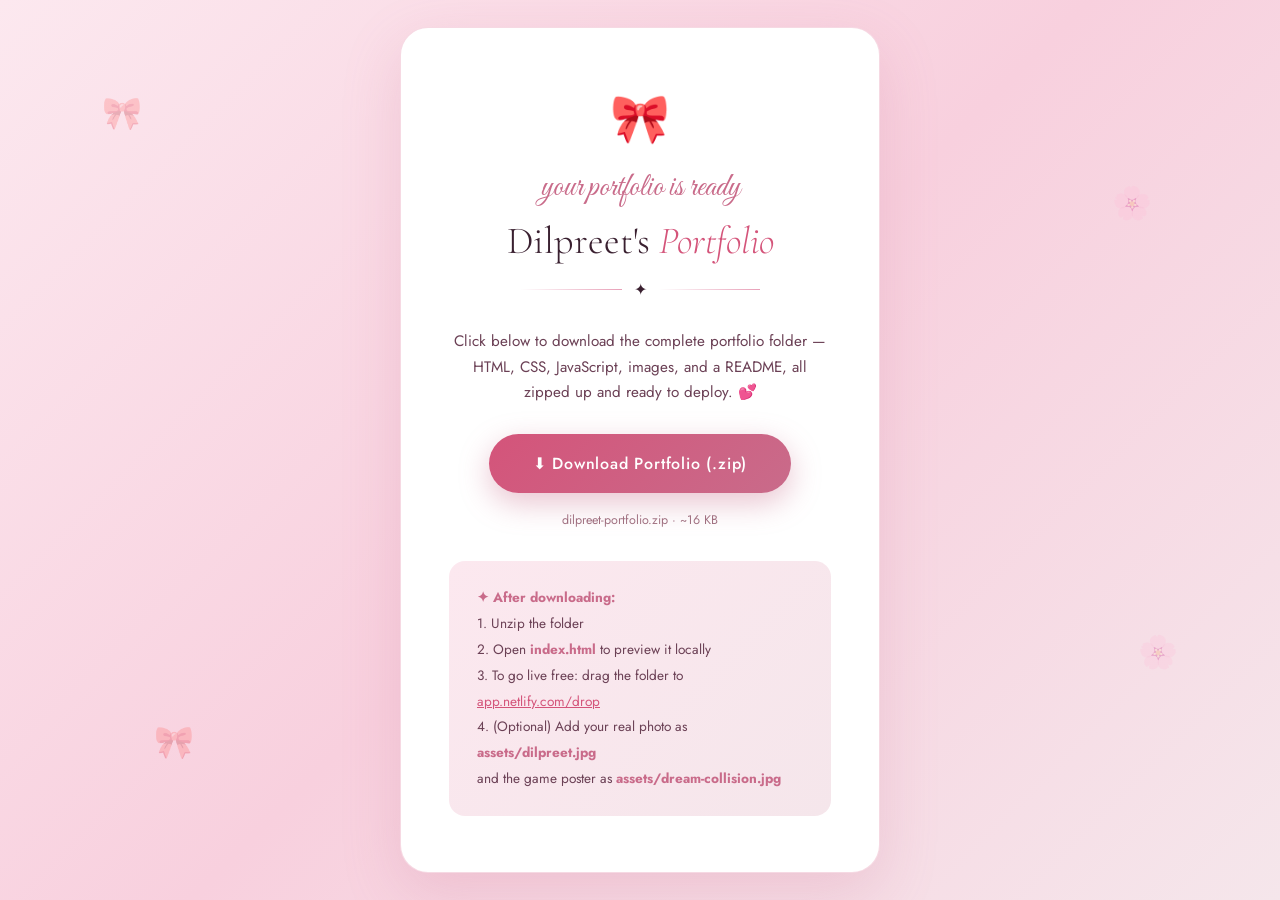
<file: download.html>
<!DOCTYPE html>
<html lang="en">
<head>
  <meta charset="UTF-8" />
  <meta name="viewport" content="width=device-width, initial-scale=1.0" />
  <title>Download Portfolio ✦ Dilpreet</title>
  <link href="https://fonts.googleapis.com/css2?family=Cormorant+Garamond:wght@300;400;500;600&family=Jost:wght@300;400;500&family=Great+Vibes&display=swap" rel="stylesheet" />
  <style>
    * { margin: 0; padding: 0; box-sizing: border-box; }
    body {
      font-family: 'Jost', sans-serif;
      min-height: 100vh;
      display: flex;
      align-items: center;
      justify-content: center;
      background: linear-gradient(135deg, #fce8ef 0%, #f8d0de 50%, #f5e6eb 100%);
      color: #3a2030;
      padding: 24px;
      overflow: hidden;
    }
    .bows { position: fixed; inset: 0; pointer-events: none; }
    .bows span {
      position: absolute;
      font-size: 2rem;
      opacity: 0.25;
      animation: float 6s ease-in-out infinite;
    }
    @keyframes float {
      0%,100% { transform: translateY(0) rotate(-5deg); }
      50% { transform: translateY(-15px) rotate(5deg); }
    }
    .card {
      background: #fff;
      border: 1px solid rgba(232,160,184,0.4);
      border-radius: 28px;
      padding: 56px 48px;
      max-width: 480px;
      width: 100%;
      text-align: center;
      box-shadow: 0 20px 60px rgba(201,107,138,0.2);
      position: relative;
      z-index: 1;
    }
    .big-bow { font-size: 3rem; margin-bottom: 8px; }
    .script {
      font-family: 'Great Vibes', cursive;
      font-size: 2rem;
      color: #c96b8a;
      margin-bottom: 4px;
    }
    h1 {
      font-family: 'Cormorant Garamond', serif;
      font-size: 2.4rem;
      font-weight: 300;
      line-height: 1.1;
      margin-bottom: 16px;
    }
    h1 em { font-style: italic; color: #d4547a; }
    p {
      color: #6b4055;
      font-size: 0.95rem;
      line-height: 1.7;
      margin-bottom: 28px;
    }
    .divider {
      display: flex; align-items: center; gap: 12px;
      margin: 0 auto 28px; max-width: 240px;
    }
    .divider::before, .divider::after {
      content: ''; flex: 1; height: 1px;
      background: linear-gradient(to right, transparent, #e8a0b8);
    }
    .btn {
      display: inline-flex;
      align-items: center;
      gap: 10px;
      background: linear-gradient(135deg, #d4547a, #c96b8a);
      color: #fff;
      padding: 18px 44px;
      border: none;
      border-radius: 50px;
      font-family: 'Jost', sans-serif;
      font-size: 1rem;
      font-weight: 500;
      letter-spacing: 0.05em;
      cursor: pointer;
      box-shadow: 0 10px 30px rgba(201,107,138,0.4);
      transition: all 0.3s;
    }
    .btn:hover { transform: translateY(-3px); box-shadow: 0 14px 40px rgba(201,107,138,0.55); }
    .btn:active { transform: translateY(-1px); }
    .filesize { font-size: 0.78rem; color: #a07080; margin-top: 18px; }
    .steps {
      text-align: left;
      background: linear-gradient(135deg, #fce8ef, #f5e6eb);
      border-radius: 16px;
      padding: 24px 28px;
      margin-top: 32px;
      font-size: 0.85rem;
      line-height: 1.9;
      color: #6b4055;
    }
    .steps strong { color: #c96b8a; }
    .steps a { color: #d4547a; }
    .success {
      display: none;
      margin-top: 20px;
      color: #c96b8a;
      font-family: 'Great Vibes', cursive;
      font-size: 1.5rem;
    }
    .success.show { display: block; animation: pop 0.4s ease; }
    @keyframes pop { 0% { transform: scale(0.8); opacity: 0; } 100% { transform: scale(1); opacity: 1; } }
  </style>
</head>
<body>
  <div class="bows">
    <span style="top:10%; left:8%;">🎀</span>
    <span style="top:20%; right:10%; animation-delay:2s;">🌸</span>
    <span style="bottom:15%; left:12%; animation-delay:3s;">🎀</span>
    <span style="bottom:25%; right:8%; animation-delay:1s;">🌸</span>
  </div>

  <div class="card">
    <div class="big-bow">🎀</div>
    <p class="script">your portfolio is ready</p>
    <h1>Dilpreet's <em>Portfolio</em></h1>
    <div class="divider"><span>✦</span></div>
    <p>Click below to download the complete portfolio folder — HTML, CSS, JavaScript, images, and a README, all zipped up and ready to deploy. 💕</p>

    <button class="btn" id="downloadBtn">
      ⬇ Download Portfolio (.zip)
    </button>
    <div class="filesize">dilpreet-portfolio.zip · ~16 KB</div>

    <div class="success" id="success">✦ downloaded! check your downloads folder ✦</div>

    <div class="steps">
      <strong>✦ After downloading:</strong><br/>
      1. Unzip the folder<br/>
      2. Open <strong>index.html</strong> to preview it locally<br/>
      3. To go live free: drag the folder to <a href="https://app.netlify.com/drop" target="_blank">app.netlify.com/drop</a><br/>
      4. (Optional) Add your real photo as <strong>assets/dilpreet.jpg</strong><br/>
      and the game poster as <strong>assets/dream-collision.jpg</strong>
    </div>
  </div>

  <script>
    // The entire portfolio folder, zipped and base64-encoded 🎀
    const ZIP_BASE64 = "[base64]/QX+gv5hM6hmWbVTdpcprx2O/N8xtDer3bKNgK00vdZsRfUQKiLTWXbZ2Rr18+LRNynS/SflsDnmz7jDTWdu88bxiG1bBeaVN7AaXUwxMEBsltk5F1gDSNkHVjMxJSXGylGN7rXUYoUMBtcNV8AZByUfUuwVTJVjBzYxiXorUgeUYKJN35CCOwn8IuQJm4GsMERGhvdQe6qnqBHekrAq6wLLXSJiMXVcIpF8Q7f9yn/wBEwmiRzIDUO1V2qLoVUydya6UHAiXeM3Kc5R69iDBBzhgLz5VbVYeK7lgpLbLQVfwC+ecI/l7mVPc4BG+eQmpEaR8fYyWVysidUa8vivrNRPl8iHNnBpXSlEqMVvkxnazyw2iyKplh000euJBET+GDCR8GRzwPo/CSnVCEM0XHbAM4tM9XgXuOcIsxiCNAvjHeBkEyJi66A9/+L8uKnYVZk5MUOQt0a5cV20iFlRuBn4xkb6EXRlaHzV7+EPhm4mOD8iouEtTt+JasLRs3143kXAkCXG9kyxBWsF64p3ncyj9+SD2HOStm/RIxfngUExchjaJHxDxw4TIiOeMc9vrOQNdoq4H1wKXqjBB29b2rnxJHT9oH4fl++f3vXz9nmtT9dfLFH1BLAwQUAAAACABYpUld/j+Qw9gCAAD3BwAAJAAcAHBvcnRmb2xpby9hc3NldHMvZHJlYW0tY29sbGlzaW9uLnN2Z1VUCQADx1HJashRyWp1eAsAAQQAAAAABAAAAADFVUlu2zAU3ecULIMCLWBZ1GQrheSgYxAgbYAOB6AlyiZKi4bIRnZXPUDQExTIrmfIeXqCHKEkRSlWHBtJN12R/HzDH2g5OV4tGLgglaC8TKE3RBCQMuM5LWcp/[base64]/FaxZ4dmfs8b1YezdE9aUkarjBHToHAUNw2KY9OfIGxZXTm3lQxj247kieMAscTVV0YEcBwTm3XEouizbMc3fT0fWV9kfH0lvHnvI3vvhQ3AG3aj2MQFocWNrI6B9Spsnbx4r9KRhRnnDraJiPw7Ofn36fhxi/J2CXmj1ivqCSXurOtuhoVUcEHZnH8jUpLtNm/PJ4jaVpt3sbIObVX2nXib70TX0lax5Gw94yVYclpKYcgDRQQBQgMvUmtz7vCdSWBNwluTYNMD7fEIlGaIgB9GA99T68ictzzMoP/RQ3GNRxA1HsF4w6NtuiSrxgg1Rua5FLyUToEXlKnICVFfZooHQJCKFvZS0O9E/4xg7/VrMQeX2Vx/GBY0zxmx+NrmO+Ush4DpyVaO0CPU/w4+nLz5+Pbl+8TVCvfmZZr9H/J6fX52dvrp9PzDvtzGj8jNG219ananJ+SaKQ6VmNGs9+aP4ASDvCJ4sQbTitfKCBCR4SUBM7wge7INuk42Cfn+/RlMbq4ur8GfX7/BzdXPH3Zzed0qJ/p/enLwF1BLAwQUAAAACABcpUldqNIlqG8RAABiSgAAFAAcAHBvcnRmb2xpby9pbmRleC5odG1sVVQJAAPQUclq0VHJanV4CwABBAAAAAAEAAAAANU8TW8jx5V3/4oKF5jJwqSo0YyzzljShqIojbyaESFKM5NcgmJ3sbtG1V291dWimZNPCyzW8CKbYH1YAw6QYOHTXnJIgOSU/BP/gfgn7HtV3c3+lEiOZgJdJLI+XtV79T7rveLuDw7Phhc/HY+IrwOx/8Eu/iOCht5eh4UdbGDU3f+AkN2AaUocn6qY6b3O5cVR7+MO6S+7Qhqwvc41Z/NIKt0hjgw1C2HonLva33PZNXdYz3zpEh5yzanoxQ4VbO/R1nYGSnMt2P4hF5FiTJOhLxMX1lyQ777+XzIGwDMpuNzt23E4Q/Dwiigm9jowBRYNmQOr+4rN9jq+1lH8tN+fwV7iLU9KTzAa8XjLkUG24hrzY001d+xkR8k4lop7PCwCun3dvhPHO/88owEXi72hVIFUNNQfHlNFAxm6T7mmojv3fP2T7e7j7e1PtrtPzN+PzN8fwd9Hpv0Rtj9I4XwqY/3UTMIunPDRsvNYMao/fMmnLH7g8jgSdLEXz2nUsWjHeiFY7AO56yQp9lnUTMsW4GAG7/Ytf+xOpbvY/wAn/6DXM4c1vJxcnD2Hf+eTs3PT0usZ6C6/Jo6gcbzXcRIFNOy5EsBzN/t+CF/3d/swrmW84qFXnHCO37MZxT0cDU5PT14ck/HoYnA6IcPBi5eDSXEvDg2vaWxARcDEIh6ahk62oG3s2WG4hP1UXmV8fnZ8PppMyMGgDdEY2EWIXqSkpxjSDle0jeOsrRGB07PBBWJwcPZqQg5Hw7Nz+H72omWZqZz3XGBiRfCTllFPsBkQ8/tvvvy8kaD1CcDR/uozAu7mS3zxxxUn1Jcoovxi8PLkuIZkSHOA8HFKVQebyytBR09IT3b2ceLhEOfnW4KhiSiNBCaPUyiG5/d3acrj/0CnMoEdDvDfbp/CyUB340j2WcQUZ6HDOvuj/PPNc4AL3oCSgcXH6aebx8dXXAgYPTH/bx6LWpeCAtsf2g/l0bv9RBhy9oECZbI/G52fkcloWCV8DPvjMswo5zMlLff6MmANh4AD4ISnU5hj/6UMUjyJm8en/LHkjYYZqXVZnl91QORLLXtzRSM4lHxYeaAdA2xZ4fd0JA88EitnrwODmY6h11qlrTcRqB8qwLbVDVWnvosOkSFTSqq9jvbBCGTfwkSIT4hpwmUeVpeJr72Hn6Q6+UYsQaM7zJfCRUwPhyU8ilRsAKDZZ7pInajU6+E+jHJ9xoSQXXLyMNjtR4Xx/qPSBHQCOrn53p2q/v4uC/Zz6uz24RsYjUc34ATfuVs6M2TDiOY8mA4oHhx2F0BWDrKMlHEdUECCKNFMkYljZJZMdOICS5EH5II5PhmF2k9iTmNdxrgMLE6mKbzLkF8zFXO9IHJGBor/QoaU/OUPZIjDsW1ne+fjMqwq6lPqeixux9z0p+qN0fBhTE457q+Mfvuk4/GAPN76aI0JQk6pABIBd1F1G51rQqppGZeamsqX1CEYRx6gAO1P6IIYfrMKnDaDyLVoEUaMHpxroDxfkFdSXZXmN0lGVUhqWFgzvdQ0hga2kbhyHpap0mD1wdKwsv7L7WQ/Va9lXTw4OLu8WEEZWzNltHFqsWoYpDN66KYVZKp03tkYTT176nNfEk5oYOlfws7fqc2y7G9sJXkOps/faaKFGdaoa9uIb1C6UdGnI6hyG1WY7a5oOII6jFBSE/[base64]/Rgpg+Eo4oVEZ1KII5BhEOcJxbEUs3g4LEwAUpB45TRRPNZIrbIK5+F5nxCqSGAxP11yUImD0HUZhxmBQzgUcc3HYWVILwyyEBnAHuEswCbGNr9gSWKCbinv9+QXCckjhi9yjliFHqCxxDEPoMd8S4ZJ+EbOuU5T9gzokRwDSyfTztSwGb+knO++/[base64]/gBqb2aGFaLhqZmQDbHdPXCwiIXbIS7VNJ0GqgTdowHoaEM4O/dWUBUYqMc6+8bz/v6b//rT5mCsdUBQ9hOxNxObgROGg2KfRyCS+WcA+ctflkG2OTGaB8z6f006OOvtcc2CdGlQ98yTamFJQpYINcp8DsGV5Ri7daBREESDxQIj8tleZ7usLYpTRFWClmPKLSghjwvTwO1Fl/DkQxNUcZnHVgPwfECrhKBm/cc1GFEBhFReW0x1yqeKgtDFJTteU0UNQg9wgcawtQmLMBz7EVjhX5GxYjELm8KoKrgKdfDSs0qb5SWTRs8/1p0amoLvT5IIb8kzpxNclhl1EgF4PoA2OptZxxJ8My2liI13ALuMQIj5FJwK6EhiVrwGKkI/BBdCyMj6lKkmKLl5M3CQgLVVaPyopXsJq0NY5SaO/doGH5SeoODsAkxwzx0WaeM5wo4UbNXcjBPQCbAE7CPOvVl0AgkrKMwq9Ox6qpXgoKzjOj3NscFeLpBU6SnaxlcZxqXWY4aueanphdRsKuXV6fM6FzTxQa2hwmVWVfc4kKez/7c//8cqNnNt/VBUTvdOOWQaAY8ILBTKYebzkAsF3IWqe8iQg99CV9x/DSFSovR0RhSTRIAwh4C4XWPD5dZkCxAGBwZEK8YMlmiTXKt/rXJhId5OBIBXl8SOz9xEGHWAWTDlxlYXzJiNVWHPUlkN5L4D4S0FyyXJHBaDoFLPmfJoyH9R7LgPUmsdnXsnr5cn1rEMV5NGcOS0VBLvPw9Y6FGRqKQLEFz+FjL5aRIacRwkHspmU7T5zuRxiEYS4u05V2ym8CoEBMQYWLDcLL01iQle/3jgdnsBbZNBzMwoDs4jM149ENbxQchZNvkcPD5tLP7F5HU7EAGBmVTpnkCcL1+b2w8CXq2gC4jtrdeARpnMhJzHdyuyKYoFeTT7LrWY/Re+X570L1/fM1G9zw74eKF9YIc8ElrT+z5kEVUaDQRa1OqFaZdcGkP7FuJMrTg/p4v3Ls7PmIhAcjL/24qQpVcXhHmaeB5SzIi49YiBIwx/4CUmfE0Ua5AoC/w44W4RuPaVTDw/s9xBasXBkQ/[base64]/muPR1itAOZQTAHGttt0TnZWB54DSVkpKE0DFPlPQeCMo7XJcUKMewhw6yHHGOFVMM66xaJVRas14o1YySvmYLwsCr2tFK4XAUvQ8VQ09naZ3A0PCwC//kUZPqqhg1WVsIhwzLkBZjkhiKeihJv1+k5gcKZbNXi2SDDmkfpyZJMx5aLQDPWfFybbFmzclxVdb5U5dk8CPydCjUH1coJGEIjZgooUs5DPfgkvR/vkscESwNAPWIsL5VwY1tD8DEBTfWvCTNl9xBcgzrbIqWlDozopbmCHjXxHeplpe2tPvpHy+AjiFABbxFzNLEUEgslzOQZXsm7+eV9aY1zW5z5XBruVeBOgiPEqBLkzGGgIMYUyw/tjiF0oPMpcO6CHFAhlJTBVungo1sPsXw9ZoYZrXKQEhMFqKS7Byfg7ZYvHoagm47HF+U2m+Vg5NBc1axiLu9UKqrFcIS8BCh6yaf/9lVpM7eUrd2i4W5TbMYuff/N7/77ToUPjuIBGUG0nF7Krix2MDHL1UB0YXN7G0iePVrjmLiYUeOCayMElUxYlvuy6WxwWZjNiWGBzS05x7JsLFOcXRLQq7SeKs3ZOQ5enmO6Tst6ps8KjE32FXJmy/[base64]/MXl9V5y4SWLjVYrX8lpmA3a8LfKb/MvJ6ekqcV/6Xsi+MUvfDt1NzAc+Ldq2qfxsnXAve7d0V8GexemGUM8MyO+Y2qpbs0G5OGPVWfmoQIrGyzv7slTVYUUFUhc5qnT5Xuv9lF7Ttr5br+PTYVm+om1AAQlyBPaGWtV5c3Fpu6rckL7/85u//fE/G0h8kRUHbUrgosjWOm06tU+WMlsbcszx1Q/[base64]/cxhrlVlvgy+NjSi1QmwjbKnW+3MfdxflSlfHVb2bpHHWgrxSvwWFWG4DN+ZdvYPsI6t9i7rL38gz295XdXyngdhY6hjT/AicWJM7g9+hiCxbt+EWmn6pP1hJkJpe5eZPap8iq8qwcY82dpu4+7Km03yw52/flVj8hJY+/TyFRcuoJA9wWzSc5s+wBievbgYDFd5aJg/1zS/uZA9Mb8bmRBMA03SH95Yy63MnonenWeZolZ/dBhVR5iykAJDvPIZxMXApIgMYCuN9TARbdeE81m5lnkMCNz8JgEmoMS371w//zXqBh6iZ83xImhOFyZlHeJriC/ys40ajUS+bRDo0mOu7AIzoFxo+dR1snfYP6FWLLeAuztNYNqfEOUUMAriu6//3ViaRj6uTkmfEo1wOytOuaYigbNu3nldEGgD8tnt7Xw+38LUBHN5aH6IhYf5W/teDr/3ZPufdn5MH+887rde6W5CKDjGP69HplOz15M276KNUjWM1qPSRnfcmxHky/9bjyC13MxadLkBrxso1O6ZZfDxV01mEhx4ZdWMUaNtRrhFEx+dnV2MSr8dYyFma2XwLbDIGpP6bySBXbMl66hEs+dhURkI/mIBFg24LLsLvMaqs/y5akA98Mzt/iO7ZTvR7jh2FI+0zX3az1tvzE/X2C/4i0D2p4BAKZtflPp/UEsDBBQAAAAIACqlSV2PgCncWhMAABhbAAATABwAcG9ydGZvbGlvL3N0eWxlLmNzc1VUCQADb1HJam9RyWp1eAsAAQQAAAAABAAAAADVXNly28i5vvdTdFVqjsUpgQZBgqLkm8iKxqNEllySxmdyCRJNEjEIsABQsiblqjzEuTzXebA8Sf7eF3SDizWuxFWmzWavf//L9y/Amx/Rv/7/n+ju9vYBfTq/uzp/d315T5t+fPPqrCrLBv39FUJBsM6Kz0GeLZbNGfrDfIYneP5W/VCXc9o+ScMUa+2rLIVmPEnC6URrTjFeQ/vsdDydJFp7VdYY2tNRPDrh7dN8Uy/J1DEe4ylrm1U4WZG2dD6Zx1pbkCbVZ9Y5xXzBRZmndK3kdIxVkzwLnqRxMmQ/NPhLI+YYJlE4DLV2dpbxdBTGsdYs5knCk3DC+z8ts4YcZE7/sLZ5WTRBjatsfoZeX5TVqqySokHvkypZlUX6+hi9x2W1yJJjRHvpo5KihkF/LusGupFvQavLrMrWsI3X74EODfqUTXENfWebqs4e+bHrZZKWT/yuQjRaf0HDED6qxTQ5isLBMRqEJ/AxnByjsD+IesawWVKlZNgERow6hsV82LSsUlzRez1DA+hfl3mW8lHDCAaMQ/iYjMiooRhVJWm2gcNGsILeEtRw4YOINH599eoN59rL+8sH9D/o3fn9peDZH4/Rj2dnUzwvK0z/m8wbXKG/o2n5Jaiz37JicYb43qDpLVolQPQCTvYWrZM0pb/D/2GVZbPKYSCQtszzYIqXyWNWVmeoXoFYLGmXaZk+UwGhlzBPVln+fIYek+pIuzp6tGky+7yoyk2RBrMyJ9OwXpRvaQ+jWXIi/al8xNU8h0v4coaWWZrigrTmWYGDJWb8N+ifENL8cYXTLEFHSzIEOpN/eigpUnS0LrOiIY1zGNeju2bbp1xCli7KApNjIQRMON00TVkco36TrTBdinAAfK8/Z0CONXzUqF4npMs8yxtCz6ZwzKbu6/7j+d1fri/Rw9351bW4sD7MUX3OMd3QuqyzJisLsskvOH1Lm+i2A/yIi6bm00L7b0FWpBgIcnp6SkWd0Tv7DQQv7J9WeEUakyJbJWxGvs5PSYpJhxrhpMZBuWlgZPUEZ6spAT/j5zmIJK6NAWRz4Q9wunKdzLIGLnnwFjUgwTUMBtak/82TBh8FcfjDMSKfPWCdJMdHgx6qyob8Bspx0WMUHoTmdGH3dBOQBzEfiIuc8VROqZH54u72+vrd+Z3U42fBE55+zqiaAF6eJkQgnrK0Ac06BpmC4Y4+Aexi9pmIjuRdwZ7KGvS8g5eb1dQ/GLQpDOWCKKR+ELLNiJNc/HL/cPsB/rm7v5Wn6TMGC9KyAdbjXyqQWx8HNeWa0jfHVPHtylSnVGzNDcJl0Bm3XDzps8q+gPHCIO+rMgWeXG3yJlvnz4TJtCPQTfOrmDCdJ0Saf/UQkNjKntwMP7PcGNHEjMP19SSV+ILDsbmi+M5OTZRKLBW3fXddK0/Y0sdsHWiJYtHCljKaOI2p/mM/2HvuUz1mbT62Nh8bmze1rEkxnaLMHo3AdkUh+YgiYo+I7ftKuBC0LQaNVjfliis2VBbAUZvZEqX4MZuBngCetNQuYSemYTuYFaVZvc6TZ5em/On8+vrq5j36ePlwfn2PLs5vPp1LWNZf4ybJa9DHxWNS+7g+K2os2J1TjOgcnWLi+1ZpGLxtqRf08e72PRjge6Qpmj63leuqXFS49u6NSySxYUomJROya+R7ZjvUb4zYItAvCyKTsF+mAo/1iyYIp3fcunrRQuBfr2ccMApDm6EF60oxQgxCUDREgFBI1RVnoAGwDYEyA8Y/cU+n2E/Xt+cP5Drf3f6vusUp2PMUz4CjPFTSDFrEzZkyF/0o2unqQssKAoxImnflExpzA5gV1AZmBcACQK1U9MjW4I4CcjvAqPS6xlQ3s/ui6EzNCsegfBzWhIvl6IpKujG8YlfsGT9U40HFGKuP4h/E4kM6WCPOoD8m5GnPB+oLZtRoNoiNBawN/iD351hi4l5i5F5ChxGS4gxDHAvT7zIifz0KpWkPYoUW4o4RAYHFclTswAOXFw9Xtzfo56ubByWpeEbPsQT+6Uaw1LPoWQw56A85S7b1LPHumAmk0Dqg5B2MmFhrrLje5DX+mawf9WM/N2qkVCMsWmoXMNYppqM1nSSXv368vLu6vLm4RD9dXT9c3imxxF/[base64]/ra1GZO78LvdQ9Pi3Jx/[base64]/tpgnrZr3G1YyjL10nCF+BaAWdpyuwyg0NeFmHknEgujPOjq9fm6OTKajLTcOxHmOagMNRTTQEMjWgNNG2Hd6avEUXxGS6zdwv125ehiA4ptVfRbt0xI/aUODi9sOH2xtp9DgYYApCqf9Qk8lVAsaMTxqFspHHzlCyacquq5BwAycpvwZ62VRz6DrDMpFjyaFihiZZKKETjHgiLE+bt6J4B97qEDsXb0tpmubl7LNj2zJSqbadNTzGtZe2cOqKoU/CZMDQCg0y/61P9wB7ZFDUQGfjljkHjm47HSe6kfn58u5WmpglrpgyXGVFoDmYj8tvshjqJ8WXkeBLNHEwp/Rp24y4j0lncVmKMVuQAsWqmeYnenRZI1SrArWE8oQ6Iiq9uw6iVxNIaeMmWTWICJ74vlS2xGFI4ZhJro47y6pZjo89AZARO7oGSdAJP6Hb5VSnPFTRDgSmZKpWfRfxHvuY8f7HpPZ8fAofg5BmKw49JviO06nQmP7LC/[base64]/J//Bfdfx1Z3qvuNRmIXVoDN2GiGNg/tON1tr4b9mxyBMDAM7wsc4FXzHDtLrTa04F0S3PvUELub2L3QiYjV/xHXZILsPwOVyvE/2cCPx4AAykVQBARKCsi4Tz+w39YVBg3Ipmwb9hrsnPYS6j9iYCCdPEiWR0AA0dSU3wbEAxjxwajsL1DvNJANnMlswY4auY+O0+tyDnS7DFryc0utkAAUeFZUBYI2zPLFL/d7EUfgg90p20nI0ytnd8GSxk1PSQe2fNtbsuaxKBsXZLQhE/NrJXJqVRAFdcf6IDweWzOG21z8m0/zmCxejO1tmPn7dsTq2ieP5JoM/bIWHWapAvcGdQVQc2tkduhPA+dtHWlntoYI0DrDkd16BXpAZFY4MDMdnbGZU+64jQ+aipc1yR6spJSTBPWFrUoy02bIlhXgEWq5+8US1X+IS1sijrJs2N4y6l0/XSb8EiDM3htGzcC5aJ4W0BXJ6QW8e4MaNsrkWAEGvqX4laULlUDTYrUdWtWdHoXPt3lJnYtNfj+F/bVosgLJhwIYrmnqXJE828Ss7D8eYffIRTQ6ADPo6X0qOSmWcVCVDSqulkVW000X9qsDjD2T8rCHEE6f4xu3xCdYRG+yroDoll0N2ZgBwz28rpbbrXtROvFZXQDH0l+EkU75TL1EWTL7mzmyCgLo/Vffz0a9Hw5Tkff/sBKB5+/u/1F5YGTKdnjfiqaxbzMSJnLTWG/s28aKBDQ3tAVEwlC6Y7c0YRFldGMFfkXeGC1JhweMLYl5WPzSgaiKauK4LXBznWTVI2xVFKlHrFupeq8R5MHGVmKbXvWifXQymx7+u6YG2OBMi9KkjkWE/efOjDMgDsm2jpneVIDPZZZDgSx+9OiWH1TdVOVtJDJm6NoZbiQOhdcQ1Pvfb3wt+0rwCa5wEfKlyHzu692B/[base64]/8H9GYebKucYqmzyjF82STM9+myQP5pAwJkwm5omqmnTHV01P2zarhxHMVPO5ge5Xe1vneTHuHbQoSpQ0HgzN4d61yIQp5v3Ll06nk5AGbMchm2/OFQg+JOllTLUXWAwLi+wtk17d6tHvJNFd826oqRIRx0BHb9km1vGe1c4V7Om7UvgxNQHkFLYODnjpLU3KcoSh+61qlS+t+thfGGTfIkpTMbeHY1/KfAlG4LOo47Agm3xS4nAfFgJ1lKN5CL559+EqXLCtHvY4M1OxYPTwUiCeHyRtH3Pgk9mI9EeXpCinTu6ODqFIXUd+tUiFtFQleDbpLZbskiF8PqdzzlvDZ7ttI0YSOy7N9wumtal/ijrCHQgcTfz7eWM+DOwH+boWeHgdA7Mo4xJgfgnLCiaZYm2TRFc6feGVBDpaBqu3B+3CyLT7frSIloYlxHXQHRd1uTFv4lCPy8e72z5cXD9ozQlVJcvL1nt6veoza7/1+Y3xH7Cwgbv43BQCiiTXn94CnLrjyouCUMqh+oO1x/13xpDVxf46TZlNhRjJKdEZrIDX4s8Hg7SGXo99HtlrsUITjIqleRhiJKlB9XiPO63mwzVms4ruKuLaXEFvnF2Cu3oq1HpH0Oo+iiJ5kHBCvA/bpj+ntIqZu5XRCilyciB1+cQf/98eIflCu4PdwZyJK0lgP6ajBpLSZmxZnxm+XnJABLbfjnZ1TRkKHRNaLDeL4WPwF2lvpMPpwwaRT8+tUdSFbnTYyqOd4XkLfRmQxZVbMSz0gRTN0Rg93jbU/mvaNJdY2srFNhULrzuI5M2BAP0Jz/MG1D135xI6qG281uNhQiuvZIWjNCutPXIu1jGKDZ8sDYJK3Tsic+L8IQhlIoUlMmmQFJa4Mc3cETH6fZHSsaxZ1nV1ZceH9yRtqKxE9wvXVOP4uj5jI50b+cnV9rcAlfQXIAQCuwmtAHEfk5S/zqufAcezdIjMYtCgdNQi/U6DxJWKMLBthbH+PpIsY59Z0lbO6SXvGxKTacvjdXPwO7aO/JsapfBwKR+mjr69a75l50TyeX8XuqIL2rcESJVi+4iARe+ZhUycFPBUoB5UWM8ps08c71LHQNNiffrk4pw+WydRXupkl8pmyl82+fqP/CVv7rmmM0WSLdpHB/m6M7ogCitoqrfT0RHCf/WyeODrTMK1nzJD8naDDw1TIfo+D+lSIkH+yGeCMCrfCfc7yh05IOdbmBAOvOHOHqKQVKvRVUZCpD68wNSfYA1P9B9aUau9vur15OL9QxUbEqUxmjS8b7qiCoGzJhwFrNtVBT1xHW4G1880M7vp3fUdEdLvuW7w94UVeE2Eu+93AUaRlYb3Idz/[base64]/C1+vrxQ1mBt73RiXrnaEf4RRXn2SZlnh3mwaiTkP6ukWygnx3imayxuK9OLQKV3/7hpacJZYLfmTPxdv2jhb/TUI5ResB2i416OND46UeSJuYPXPmgnyihwAuXkOlb5M+D7JDR/[base64]/ahQIFDX9qf0D73p9wvuJ/Qmd0luZRlJ9eHFhHgSBT3m93Z2ZnZmdnN7i756a9/J6ed7mDYbo9J67z/6vS8Obwkg/5wfNbvdvrkpx/+RDq9cXvYbI07r9tk1Bp2BuMREm5t7W6Tn/78x8/0b4sQUrNJ69Vo3H8JX8NRf0h2yGjQHP6q2ybjYbPTRcz/ndH/+o9s7265PExS4i7ihMenPCXHxOPu4oqFqT1jaTtg+Hiy7HimkYMMq1GiG/[base64]/Mi3ygjh2fc9S3BNE34QjSWJKLrL1sCQfd/B5Z4mhYKDkivN0TtKY+gGuOa4RtEwXoZvC+CB1H0TMcKXNbBS5pDvHRA1AqvKVRbaBm1q9kaMuC9SlQl2WUYUilQWoxrgnPw0pBaiG0YAx++2CJWlTcA5zOIvpFTO1iQhBoBhKk8skwsKAxjMmOiZCO4XKUZDHNSNMWkGiqxcMFy9H0OKmPG4GgWnQCpks0pSHFWKn/hUD0bKqS2MPfifv/SCoRvCR4GohJIr5b4A4R6Q0fwZDSalqAnWf8rhN3blpskBTWhY8pOIMWUcdF2hNhG5AkwTBSGkawsaENSstebjLgFFpNg93GQvTutcrat3dlrJ9pdatOY0TWMY3Bmwv0Ct8/QO//v1P/Pz5x9//S7z8y9+Mt42tXCtLWn5bIUupmqpn3XG5MYMVVr7LNDz/2hC8JJLdHqgGwA3FjSGbUnabtkDwQAKNOqdvhPVNA87jFUPcLuFAjcNZOrfeyg5Lqn2raWtS0uXlmhaXBxwd5H2zPyDfEuOJ9/Tg6TNqkCN4dp/T54dyErkAJtxb2jSKWOi15n7gmYmcP0vHoJh8kZpyIZNs1awKee44cqnAHMDbue9Bm+Mk3XrEoQpY2ZmCrhITtwZf+Hz4+oYcwtfOTuZI7jGReTG5kDScBbg6UtKDDsh4D/75FtmFjtY5vNxpgyAFkcsTU3SDC7QHe1DuvjNE4oc6InOSFWAXfh8oXyEc5mcf++zZ5KzZ7XZ635FBe9zsjkir2XvdHJFmr/OyOe70exsT/dDwmiaPRTARS2mQtAROi37SWyCS1EgivMAtOI49Lwt0JCG6LDDuwiXFLPF/x2R/aqdU3dz4HuyweYjjh2Awv8Z3jQIzZ/5snq6AzsVLNMRy540thbpvhhIIdqhToO7K6QneW+hRpM99Mq17jod44wmrU2dSF49Tl9XZVDwq9yIB3gHdRz+8JXwnGWBvheONF7j/4dxJOvfRn4B9m/CaWQ2x3coXfuinPtAdkynIkWW+QJDc3nN02yUpNgroEqBZV98+RKTEekSqe45Gi6JZM1IdfMJTHRYx5l2uAdYA6Nj3oBdroBCdQeBTBsc8FYHJGvj+obMGOMLe16D3oOuahs/[base64]/A3p5ohD9t7a0yL3qfIEPwNCyT4t2Ke1uEq55UuFsIP54d1sFZ1OrgEfZheddFKEUfKlSR/t6OFsncDNmN9HomRrRbq1mSaMq9PzDqQrAcDyG0V9PXfVmlrCNiLmqsPMqPZFREIjuzgAY8S51piHj6I+mO5EgEcys8bkI8s29jcarf7ZLBsP/dsD0akZPmcFNiGMgKZ6DpyQmNHwtkEjfmQTBQYOOx6EBC89xNS5lEw1gkIYpavhJeVWKAgfMsSsmZyR4UR4pK4apro5msv8jFnsxi6N1iCLHJOmIr1KSgMqIsnsIOIF/6CvKdzQjPn9qkfTFo9k6bJ902PraHnXav1YYofXg6IqZMxVJOOGRzu27AIXraFGVnt1GLxl4pZL9fVykXU1DXM7rCZ2LLinqnfKYySS3LlE1+0gdhipg/[base64]/d5oU/wAhHqgXydp+DFPIIHVSRoW2XvmHTopu/pkT+IDWOhHMXRhs9B9bgrw/[base64]/4ybxF9kgnfKEOhbbWnwqxYHVOU+oBF8pOMmHb6gFJN8VSntmk13wNmaC4ypDMYz98D5mCOsEL8NccsowAM41NMZ6QXk/KeWJJHWHDk4his1Sm9ZF9UqHe+N7bghS66oIUP7bFAqwaCBwVG+wvyUvRbMuZKHlBDp1sC5GTUQlhBD3K+wpGbS+6BVh+FlzCTfjtaE6hS0Q65ClA9wFK4tmEmntOrQI55zP42K9X0L4PLNFJaQt6cNz6p4+LLO49PK5TV+PiLo7FKXcRx/IkUu6+2cIVZq/erHi9VfEdZ5Q2F1VOzLmrpIaVyWKIDAI+sZmCa50sUtiWfa/whCRf/oIBXGVtdPypeR+VA2RhTEW2l0cAzzqFJAJDiXdPvvygGLp7V97EleaqsuRDh7yiHRlWZ6ul09x3ulrayid8IKK6eUSuaWxWqxG0Vj3GIpG2rCE4OqJTjHw+EFGMOMJixVeAfdcotoM5o1754BW52QgHW7fJeXvYJ4Pz/[base64]/KMjn2YJKf/DoEalUeXFXHj5pgGUGUGc69xAedqFdQahKuLj1UYUB8BzGvV2hWeo0lxlNKlyzuxQky8anrCKoXhIx4Z3MugPbi0XkuRCuKrC2TQ7vPDbL3l7A26q3zF9ni/wJci9fAPoUFTMeYc4pOHIsQ+dCHOx89r7yua1uV7RPyWjcHJNW/xVert2YtA0Tlv7/OHUrGzvDywR6Nle2Mdz/ERDokQDop3+16gTCBWprRGGgs4DT1ESCHKOKsj3aMwFoka+/Jl9Ap3mZBM8MmacXOe63ojHgjYi8jJL7+sV06qMDwSHtmEUBdZm5+8apPrff7s4qEPtZBU05LHTudZayCIPz/XstfujiGsE8dyVqFYDpaiziwFSI/JoGK3ezBFaNvYN3MNyG1iLcvmp9IUbCynDBK7xoEHEsmncvhlQFYk1y5bDN7C2uJpCuSk2YgT6JrtXND3m/QY1ikaNsQHCkZ/4t88yaZUF4IoVcsAtJ/b6zWjZ6MOE/EO8fS3hE7h4KRtfc1dQNRU+7NyIkrDk2BILftUm33zzF/z4w7H/+Du6R+46n/ZdKObuc4gmDvh+WL1/K/bC4TWM4a25oapumr+4GGRmJYx8mhIEbMdbe3PzwsfFqRgNVvSZvdWZ5FMcbqXxm4sVbMuBxCjGczwmfklM/iGIGLqY15wtvTuOl+E8jHe0a9NckENOGqBOCpQAiMfLzj3/4AX3UfwBQSwMEFAAAAAgA56RJXerqs12UAgAAnQQAABMAHABwb3J0Zm9saW8vUkVBRE1FLm1kVVQJAAPxUMlq8lDJanV4CwABBAAAAAAEAAAAAH2Tv24TQRDG+3uKkdwkUXxW/hASd8GOkkgIrIQg0d16d8638d7OsbuXyFSpKCmAEokOUVHzPHkCHoHZ++MQgWh81tzeN9/8vtkB3H/5BlNtKocYYFJQrQrhVnB/9xlm5EJORlOSHINyKMrVNkh6W2MIOBToQ4FBS6jQebLCQNV/[base64]/CG6pBsoasfaBSv8OmwdXFc1Zdj+uZtLYL/wjH7hhOdTir5zBjO75HyCmUwmJjxy4bChPOLCDztnjbf+OwIoiOFGSqy30o+9yH6+mzCOeqMiQUCGMg14Z7sbdQaN+BaVB0pC87q3D//mNnLP6bIkusIHdUwpx5yKIpl0Jb5t9ycI3j8QO3Fddqj64Bt9ChqOcp5/F/u38i2hvDa3QSTQ8nFz78czFummPNTjCkdiXOyygL0cUjauT4FnTb8gBgYrRc9nPG2f7aiu4SfPoJx0oxo1a5KihQMjNCYlsoUCjPRRAeMuE5e78eOb2uFllLn/Ns3nUW1lfsB8wcXaNs80+m8b7ChIzRPiLh0IThmlo17zn+QGPoMTS3eyj70ylZhzaqM5i+wfeoRs4nQ3hmal9A1aY2yCUeYp5x/YI8xoraf7L/[base64]/[base64]";

    function base64ToBlob(base64, type = 'application/zip') {
      const binary = atob(base64);
      const len = binary.length;
      const bytes = new Uint8Array(len);
      for (let i = 0; i < len; i++) bytes[i] = binary.charCodeAt(i);
      return new Blob([bytes], { type });
    }

    document.getElementById('downloadBtn').addEventListener('click', () => {
      const blob = base64ToBlob(ZIP_BASE64);
      const url = URL.createObjectURL(blob);
      const a = document.createElement('a');
      a.href = url;
      a.download = 'dilpreet-portfolio.zip';
      document.body.appendChild(a);
      a.click();
      document.body.removeChild(a);
      URL.revokeObjectURL(url);
      document.getElementById('success').classList.add('show');

      // sparkle burst
      for (let i = 0; i < 12; i++) {
        setTimeout(() => {
          const s = document.createElement('div');
          s.textContent = ['✦','✧','🌸','♡','🎀'][Math.floor(Math.random()*5)];
          s.style.cssText = `position:fixed;left:50%;top:50%;font-size:1.2rem;pointer-events:none;z-index:999;transition:all 1s ease;`;
          document.body.appendChild(s);
          requestAnimationFrame(() => {
            const ang = Math.random()*Math.PI*2, dist = 100+Math.random()*150;
            s.style.transform = `translate(${Math.cos(ang)*dist}px, ${Math.sin(ang)*dist}px) scale(0)`;
            s.style.opacity = '0';
          });
          setTimeout(() => s.remove(), 1000);
        }, i*40);
      }
    });
  </script>
</body>
</html>
</file>
<file: style.css>
/* ✦ ROOT VARIABLES ✦ */
:root {
  /* ✦ GIRLY CODER AESTHETIC — pink & violet on a dreamy dark purple-navy.
     "Software girl / girls who code" vibe. Variable names kept so the
     existing component rules restyle cleanly. ✦ */

  /* Dark base layers (backgrounds / surfaces) */
  --bg-deep: #140b1f;      /* page base, deep purple-navy */
  --bg-mid: #1e1230;       /* mid layer */
  --surface: #241733;      /* card surface */
  --surface-soft: #2d1d40; /* raised surface */

  /* Pink + violet accents (the stars of the show) */
  --pink-light: #ffd6ea;   /* light pink text/accents on dark */
  --pink-soft: #ff9ecb;    /* soft hot pink */
  --pink-mid: #ff6fb0;     /* vivid pink */
  --pink-deep: #ff5ba6;    /* hot pink accent */
  --pink-rose: #e23e86;    /* deep rose */
  --lavender: #c9a7ff;     /* light violet */
  --lavender-deep: #9b6bff;/* vivid violet */
  --blush: #3a2347;        /* dark blush surface */
  --cream: #241733;        /* (reused as a dark surface) */
  --cream-dark: #1e1230;
  --gold: #ffd6a0;         /* warm accent (sparkle glow) */
  --gold-light: #ffe8c7;
  --gold-bright: #ffd98a;

  /* Text on the dark theme */
  --text-dark: #f4ebfa;    /* primary text (light) */
  --text-mid: #d8c7e8;     /* secondary text */
  --text-light: #a992c4;   /* muted text */

  --white: #ffffff;
  --glass: rgba(45, 29, 64, 0.55);
  --glass-border: rgba(255, 111, 176, 0.25);
  --font-serif: 'Cormorant Garamond', Georgia, serif;
  --font-sans: 'Jost', sans-serif;
  --font-script: 'Great Vibes', cursive;
  --font-mono: 'Space Mono', 'SFMono-Regular', ui-monospace, Menlo, Consolas, monospace;
  --font-hand: 'Caveat', 'Segoe Script', cursive;
  --shadow-soft: 0 4px 30px rgba(0, 0, 0, 0.35);
  --shadow-card: 0 10px 50px rgba(0, 0, 0, 0.45), 0 0 30px rgba(255, 91, 166, 0.1);
  --shadow-glow: 0 0 40px rgba(255, 111, 176, 0.4);
  --border-pink: 1px solid rgba(255, 111, 176, 0.3);
  --radius: 24px;
  --radius-sm: 14px;
}

/* ✦ RESET & BASE ✦ */
*, *::before, *::after { box-sizing: border-box; margin: 0; padding: 0; }

html { scroll-behavior: smooth; }

body {
  font-family: var(--font-sans);
  background-color: var(--bg-deep);
  color: var(--text-dark);
  overflow-x: hidden;
  line-height: 1.7;
}
/* Keep the normal system cursor usable; the decorative dot/ring just adds flair. */

/* ✦═══════════════════════════════════════════════════════✦
   DREAMY FANTASY BACKGROUND
   ✦═══════════════════════════════════════════════════════✦ */
.dream-bg {
  position: fixed;
  inset: 0;
  z-index: -2;
  overflow: hidden;
  pointer-events: none;
}

/* ✦ DREAMY DARK CODER BACKDROP — deep purple-navy with pink/violet glow ✦ */
.dream-image {
  position: absolute;
  inset: 0;
  background:
    radial-gradient(ellipse at 20% 0%, rgba(155, 107, 255, 0.22), transparent 55%),
    radial-gradient(ellipse at 85% 100%, rgba(255, 91, 166, 0.2), transparent 55%),
    linear-gradient(160deg, #1a0f29 0%, #140b1f 50%, #0f0818 100%);
}

/* soft glow pools for depth */
.dream-overlay {
  position: absolute;
  inset: 0;
  background:
    radial-gradient(circle at 30% 25%, rgba(255, 111, 176, 0.12), transparent 45%),
    radial-gradient(circle at 75% 70%, rgba(155, 107, 255, 0.14), transparent 45%);
}

.dream-gradient {
  position: absolute;
  inset: -20%;
  z-index: -1;
  background: linear-gradient(135deg, #1a0f29 0%, #140b1f 50%, #0f0818 100%);
}

/* Very soft, muted ambient orbs — subtle depth, not childish color */
.aura {
  position: absolute;
  border-radius: 50%;
  filter: blur(100px);
  opacity: 0.22;
  animation: auraFloat 22s ease-in-out infinite;
}
.aura-1 {
  width: 560px; height: 560px;
  background: radial-gradient(circle, rgba(150, 125, 160, 0.4), transparent 70%);
  top: -120px; left: -90px;
}
.aura-2 {
  width: 500px; height: 500px;
  background: radial-gradient(circle, rgba(135, 120, 155, 0.38), transparent 70%);
  top: 30%; right: -110px;
  animation-delay: 5s;
}
.aura-3 {
  width: 460px; height: 460px;
  background: radial-gradient(circle, rgba(170, 150, 120, 0.3), transparent 70%);
  bottom: -90px; left: 30%;
  animation-delay: 10s;
}
.aura-4 {
  width: 420px; height: 420px;
  background: radial-gradient(circle, rgba(150, 130, 158, 0.35), transparent 70%);
  top: 55%; left: 10%;
  animation-delay: 7s;
}
@keyframes auraFloat {
  0%, 100% { transform: translate(0, 0) scale(1); }
  33% { transform: translate(40px, -30px) scale(1.1); }
  66% { transform: translate(-30px, 40px) scale(0.95); }
}

/* Glowing moon */
.moon {
  position: absolute;
  top: 8%; right: 12%;
  width: 110px; height: 110px;
  border-radius: 50%;
  background: radial-gradient(circle at 35% 35%, #fff9f0, #fbe8d5 60%, #f0d98a);
  box-shadow: 0 0 60px rgba(240, 217, 138, 0.7), 0 0 120px rgba(248, 208, 222, 0.5);
  animation: moonGlow 6s ease-in-out infinite;
}
@keyframes moonGlow {
  0%, 100% { box-shadow: 0 0 60px rgba(240, 217, 138, 0.7), 0 0 120px rgba(248, 208, 222, 0.5); }
  50% { box-shadow: 0 0 80px rgba(240, 217, 138, 0.9), 0 0 160px rgba(248, 208, 222, 0.7); }
}

/* Drifting clouds */
.cloud {
  position: absolute;
  background: radial-gradient(ellipse, rgba(255, 252, 254, 0.93), rgba(255, 255, 255, 0) 70%);
  border-radius: 50%;
  filter: blur(8px);
  animation: cloudDrift 40s linear infinite;
}
.cloud-1 { width: 300px; height: 120px; top: 20%; left: -300px; animation-duration: 55s; }
.cloud-2 { width: 220px; height: 90px; top: 55%; left: -220px; animation-duration: 70s; animation-delay: 10s; }
.cloud-3 { width: 350px; height: 130px; top: 75%; left: -350px; animation-duration: 60s; animation-delay: 25s; }
@keyframes cloudDrift {
  from { transform: translateX(0); }
  to { transform: translateX(calc(100vw + 400px)); }
}

/* Castle silhouettes */
.castle {
  position: absolute;
  bottom: 0;
  width: 280px;
  height: 320px;
  opacity: 0.18;
  background-repeat: no-repeat;
  background-size: contain;
  background-position: bottom;
}
.castle {
  width: 360px;
  height: 420px;
  opacity: 0.28;
}
.castle-left {
  left: -50px;
  background-image: url("data:image/svg+xml,%3Csvg xmlns='http://www.w3.org/2000/svg' width='280' height='320' viewBox='0 0 280 320'%3E%3Cg fill='%23c96b8a'%3E%3Crect x='100' y='140' width='80' height='180'/%3E%3Cpolygon points='100,140 140,90 180,140'/%3E%3Crect x='70' y='180' width='40' height='140'/%3E%3Cpolygon points='70,180 90,145 110,180'/%3E%3Crect x='170' y='180' width='40' height='140'/%3E%3Cpolygon points='170,180 190,145 210,180'/%3E%3Crect x='40' y='220' width='30' height='100'/%3E%3Cpolygon points='40,220 55,195 70,220'/%3E%3Crect x='210' y='220' width='30' height='100'/%3E%3Cpolygon points='210,220 225,195 240,220'/%3E%3C/g%3E%3C/svg%3E");
}
.castle-right {
  right: -50px;
  transform: scaleX(-1);
  background-image: url("data:image/svg+xml,%3Csvg xmlns='http://www.w3.org/2000/svg' width='280' height='320' viewBox='0 0 280 320'%3E%3Cg fill='%23d4547a'%3E%3Crect x='100' y='160' width='80' height='160'/%3E%3Cpolygon points='100,160 140,110 180,160'/%3E%3Crect x='75' y='200' width='35' height='120'/%3E%3Cpolygon points='75,200 92,170 110,200'/%3E%3Crect x='170' y='200' width='35' height='120'/%3E%3Cpolygon points='170,200 187,170 205,200'/%3E%3C/g%3E%3C/svg%3E");
}
.castle-center {
  left: 50%;
  transform: translateX(-50%);
  width: 300px;
  height: 300px;
  opacity: 0.14;
  background-image: url("data:image/svg+xml,%3Csvg xmlns='http://www.w3.org/2000/svg' width='280' height='320' viewBox='0 0 280 320'%3E%3Cg fill='%239b6fc9'%3E%3Crect x='110' y='150' width='60' height='170'/%3E%3Cpolygon points='110,150 140,100 170,150'/%3E%3Crect x='85' y='190' width='30' height='130'/%3E%3Cpolygon points='85,190 100,160 115,190'/%3E%3Crect x='165' y='190' width='30' height='130'/%3E%3Cpolygon points='165,190 180,160 195,190'/%3E%3C/g%3E%3C/svg%3E");
}
@media (max-width: 768px) {
  .castle { width: 200px; height: 230px; opacity: 0.18; }
  .castle-center { display: none; }
  .moon { width: 70px; height: 70px; }
}

/* ✦ SPARKLE TRAIL ✦ */
.sparkle {
  position: fixed;
  pointer-events: none;
  z-index: 9998;
  font-size: 0.9rem;
  animation: sparkleFade 0.9s ease-out forwards;
}
@keyframes sparkleFade {
  0% { opacity: 1; transform: translate(-50%, -50%) scale(1) rotate(0deg); }
  100% { opacity: 0; transform: translate(-50%, -80px) scale(0.3) rotate(90deg); }
}

/* ✦ SCROLLBAR ✦ */
::-webkit-scrollbar { width: 6px; }
::-webkit-scrollbar-track { background: var(--pink-light); }
::-webkit-scrollbar-thumb { background: var(--pink-mid); border-radius: 10px; }

/* ✦ CUSTOM CURSOR ✦ */
.cursor-dot, .cursor-ring {
  position: fixed;
  top: 0; left: 0;
  pointer-events: none;
  z-index: 9999;
  border-radius: 50%;
  transform: translate(-50%, -50%);
  mix-blend-mode: multiply;
}
.cursor-dot {
  width: 8px;
  height: 8px;
  background: var(--pink-rose);
  transition: transform 0.1s ease;
}
.cursor-ring {
  width: 36px;
  height: 36px;
  border: 1.5px solid var(--pink-mid);
  transition: transform 0.18s ease, width 0.25s ease, height 0.25s ease, border-color 0.25s;
}
.cursor-ring.hovering {
  width: 56px;
  height: 56px;
  border-color: var(--pink-rose);
  background: rgba(248, 208, 222, 0.2);
}
/* hide custom cursor on touch devices */
@media (hover: none) {
  .cursor-dot, .cursor-ring { display: none; }
}

/* ✦ FALLING PETALS CANVAS ✦ */
.petals-canvas {
  position: fixed;
  inset: 0;
  width: 100%;
  height: 100%;
  pointer-events: none;
  z-index: 1;
}

/* ✦ SCROLL PROGRESS BAR ✦ */
.scroll-progress {
  position: fixed;
  top: 0;
  left: 0;
  height: 3px;
  width: 0%;
  background: linear-gradient(90deg, var(--pink-soft), var(--pink-rose), var(--gold));
  z-index: 200;
  transition: width 0.1s ease;
  box-shadow: 0 0 10px rgba(212, 84, 122, 0.5);
}

/* ✦ FLOATING BOWS ✦ */
.bow-decor {
  position: fixed;
  font-size: 3rem;
  opacity: 0.5;
  pointer-events: none;
  z-index: 0;
  animation: floatBow 6s ease-in-out infinite;
  filter: drop-shadow(0 4px 12px rgba(201, 107, 138, 0.25));
}
.bow-top-left { top: 80px; left: 30px; animation-delay: 0s; }
.bow-top-right { top: 80px; right: 30px; font-size: 2.6rem; animation-delay: 3s; }
.bow-mid-left { top: 42%; left: 40px; font-size: 2.4rem; animation-delay: 1.5s; opacity: 0.4; }
.bow-mid-right { top: 48%; right: 40px; font-size: 2.6rem; animation-delay: 4.5s; opacity: 0.4; }
.bow-low-left { bottom: 18%; left: 50px; font-size: 2.2rem; animation-delay: 2.5s; opacity: 0.4; }
.bow-low-right { bottom: 24%; right: 50px; font-size: 2.4rem; animation-delay: 5.5s; opacity: 0.4; }
.bow-center-top { top: 50px; left: 50%; transform: translateX(-50%); font-size: 2.4rem; animation-delay: 2s; opacity: 0.45; }

@keyframes floatBow {
  0%, 100% { transform: translateY(0) rotate(-5deg); }
  50% { transform: translateY(-14px) rotate(5deg); }
}
.bow-center-top { animation: floatBowCenter 6s ease-in-out infinite; }
@keyframes floatBowCenter {
  0%, 100% { transform: translateX(-50%) translateY(0) rotate(-5deg); }
  50% { transform: translateX(-50%) translateY(-14px) rotate(5deg); }
}

/* ✦ SECTION HINT ✦ */
.section-hint {
  font-family: var(--font-sans);
  font-size: 0.85rem;
  letter-spacing: 0.06em;
  color: var(--text-light);
  margin-top: 14px;
  animation: pulseHint 2.5s ease-in-out infinite;
}
@keyframes pulseHint {
  0%, 100% { opacity: 0.6; }
  50% { opacity: 1; }
}

/* ✦ EXPERIENCE FILTERS ✦ */
.exp-filters {
  display: flex;
  gap: 12px;
  justify-content: center;
  flex-wrap: wrap;
  margin-bottom: 50px;
}
.filter-btn {
  font-family: var(--font-sans);
  background: rgba(255, 255, 255, 0.6);
  backdrop-filter: blur(6px);
  border: 1.5px solid var(--pink-mid);
  color: var(--text-mid);
  padding: 12px 30px;
  border-radius: 50px;
  font-size: 1rem;
  font-weight: 500;
  letter-spacing: 0.05em;
  cursor: pointer;
  transition: all 0.3s;
}
.filter-btn:hover {
  background: var(--pink-light);
  transform: translateY(-2px);
}
.filter-btn.active {
  background: linear-gradient(135deg, var(--pink-rose), var(--pink-deep));
  color: var(--white);
  border-color: transparent;
  box-shadow: 0 6px 20px rgba(201, 107, 138, 0.35);
}

/* ✦ NAVBAR ✦ */
.navbar {
  position: fixed;
  top: 0;
  left: 0;
  right: 0;
  z-index: 100;
  display: flex;
  align-items: center;
  justify-content: space-between;
  padding: 18px 60px;
  background: rgba(255, 255, 255, 0.4);
  backdrop-filter: blur(20px);
  -webkit-backdrop-filter: blur(20px);
  border-bottom: 1px solid rgba(255, 255, 255, 0.5);
  box-shadow: 0 4px 30px rgba(155, 111, 201, 0.1);
}

.nav-logo {
  font-family: var(--font-serif);
  font-size: 1.7rem;
  font-weight: 600;
  color: var(--pink-deep);
  letter-spacing: 0.1em;
}

.nav-links {
  list-style: none;
  display: flex;
  gap: 40px;
}

.nav-links a {
  text-decoration: none;
  font-size: 0.92rem;
  font-weight: 500;
  color: var(--text-mid);
  letter-spacing: 0.12em;
  text-transform: uppercase;
  transition: color 0.3s;
  position: relative;
}

.nav-links a::after {
  content: '';
  position: absolute;
  bottom: -3px;
  left: 0;
  width: 0;
  height: 1.5px;
  background: var(--pink-deep);
  transition: width 0.3s;
}

.nav-links a:hover { color: var(--pink-deep); }
.nav-links a:hover::after { width: 100%; }

/* Mobile hamburger — hidden on desktop */
.nav-toggle {
  display: none;
  flex-direction: column;
  justify-content: center;
  gap: 5px;
  width: 40px;
  height: 40px;
  background: none;
  border: none;
  padding: 8px;
}
.nav-toggle span {
  display: block;
  width: 100%;
  height: 2px;
  border-radius: 2px;
  background: var(--pink-deep);
  transition: transform 0.3s, opacity 0.3s;
}
.nav-toggle.open span:nth-child(1) { transform: translateY(7px) rotate(45deg); }
.nav-toggle.open span:nth-child(2) { opacity: 0; }
.nav-toggle.open span:nth-child(3) { transform: translateY(-7px) rotate(-45deg); }

/* ✦ SECTION COMMONS ✦ */
section {
  padding: 80px 60px;
  max-width: 1280px;
  margin: 0 auto;
  position: relative;
}

.section-header {
  text-align: center;
  margin-bottom: 50px;
}

.section-tag {
  font-size: 0.95rem;
  letter-spacing: 0.25em;
  text-transform: uppercase;
  color: var(--pink-deep);
  font-weight: 600;
  display: block;
  margin-bottom: 12px;
}

.section-title {
  font-family: var(--font-serif);
  font-size: 3.6rem;
  font-weight: 600;
  line-height: 1.1;
  background: linear-gradient(120deg, #3a2f3f, #5a3f52 55%, #4a3a5c);
  -webkit-background-clip: text;
  background-clip: text;
  -webkit-text-fill-color: transparent;
}

.title-rule {
  margin: 18px auto 0;
  width: 64px;
  height: 2px;
  border-radius: 2px;
  background: linear-gradient(90deg, transparent, var(--gold), var(--pink-mid), transparent);
}

/* ✦ HERO ✦ */
.hero {
  min-height: 100vh;
  display: flex;
  align-items: center;
  justify-content: center;
  padding: 120px 60px 80px;
  max-width: 100%;
  position: relative;
  background: transparent;
  overflow: hidden;
}

.hero-ribbon {
  position: absolute;
  top: 0;
  bottom: 0;
  width: 3px;
  background: linear-gradient(to bottom, transparent, var(--pink-soft), var(--pink-mid), var(--pink-soft), transparent);
  opacity: 0.4;
}
.ribbon-left { left: 40px; }
.ribbon-right { right: 40px; }

.hero-content {
  display: flex;
  align-items: center;
  gap: 80px;
  position: relative;
  z-index: 1;
  max-width: 1100px;
}

/* Photo */
.hero-photo-wrapper {
  position: relative;
  flex-shrink: 0;
}

.photo-bow {
  position: absolute;
  top: -20px;
  left: 50%;
  transform: translateX(-50%);
  font-size: 2.5rem;
  z-index: 2;
  filter: drop-shadow(0 2px 8px rgba(201, 107, 138, 0.4));
  animation: floatBow 4s ease-in-out infinite;
}

/* Soft CIRCULAR glow behind the portrait — gentle light, no box edge */
.hero-photo-wrapper::before {
  content: '';
  position: absolute;
  inset: -24px;
  border-radius: 50%;
  background: radial-gradient(circle,
    rgba(216, 199, 161, 0.45) 0%,
    rgba(183, 167, 204, 0.3) 45%,
    transparent 72%);
  filter: blur(28px);
  opacity: 0.8;
  z-index: -1;
}

.hero-photo {
  width: 420px;
  height: 420px;
  object-fit: cover;
  object-position: center 22%;
  border-radius: 50%;
  border: 6px solid rgba(255, 255, 255, 0.95);
  box-shadow: 0 20px 55px rgba(60, 55, 75, 0.25);
  transition: transform 0.4s ease, box-shadow 0.4s ease;
}
.hero-photo:hover {
  transform: translateY(-5px) scale(1.02);
  box-shadow: 0 28px 70px rgba(60, 55, 75, 0.3);
}

.hero-photo-placeholder {
  display: none;
  width: 420px;
  height: 420px;
  background: linear-gradient(135deg, var(--pink-soft), var(--pink-mid));
  border-radius: 50%;
  align-items: center;
  justify-content: center;
  font-family: var(--font-serif);
  font-size: 4rem;
  color: var(--white);
  font-weight: 300;
  border: 5px solid var(--white);
  box-shadow: 0 18px 45px rgba(201, 107, 138, 0.22);
}

/* Responsive: keep the portrait tidy on tablets/phones */
@media (max-width: 900px) {
  .hero-photo,
  .hero-photo-placeholder { width: 320px; height: 320px; }
}
@media (max-width: 480px) {
  .hero-photo,
  .hero-photo-placeholder { width: 240px; height: 240px; }
}

/* Hero Text */
.hero-text { flex: 1; }

.hero-greeting {
  font-family: var(--font-sans);
  font-size: 1rem;
  font-weight: 500;
  letter-spacing: 0.2em;
  text-transform: uppercase;
  color: var(--pink-deep);
  margin-bottom: 12px;
}

.hero-name {
  font-family: var(--font-serif);
  font-size: 5rem;
  font-weight: 600;
  line-height: 1.05;
  margin-bottom: 24px;
  letter-spacing: -0.01em;
  background: linear-gradient(120deg, #ff8ec4 0%, #ff5ba6 45%, #c9a7ff 100%);
  -webkit-background-clip: text;
  background-clip: text;
  -webkit-text-fill-color: transparent;
  color: #ff8ec4; /* fallback if clip unsupported */
  filter: drop-shadow(0 2px 24px rgba(255, 91, 166, 0.35));
}
.hero-name em {
  font-style: italic;
}

.hero-divider {
  display: flex;
  align-items: center;
  gap: 16px;
  margin: 20px 0;
}

.hero-divider::before,
.hero-divider::after {
  content: '';
  flex: 1;
  height: 1px;
  background: linear-gradient(to right, transparent, var(--pink-mid));
  max-width: 120px;
}
.hero-divider::after {
  background: linear-gradient(to left, transparent, var(--pink-mid));
}

.divider-mark { font-size: 1rem; color: var(--gold); opacity: 0.85; }

.hero-title {
  font-family: var(--font-serif);
  font-size: 1.9rem;
  font-weight: 500;
  color: var(--text-mid);
  margin-bottom: 8px;
}

.hero-subtitle {
  font-size: 1.1rem;
  color: var(--text-light);
  letter-spacing: 0.05em;
  margin-bottom: 28px;
}

.hero-badges {
  display: flex;
  gap: 10px;
  flex-wrap: wrap;
  margin-bottom: 36px;
}

.badge {
  background: rgba(255, 255, 255, 0.5);
  backdrop-filter: blur(6px);
  border: 1px solid rgba(255, 255, 255, 0.6);
  color: var(--pink-deep);
  padding: 6px 16px;
  border-radius: 50px;
  font-size: 0.78rem;
  font-weight: 500;
  letter-spacing: 0.05em;
  box-shadow: 0 2px 12px rgba(201, 107, 138, 0.12);
}

.hero-cta { display: flex; gap: 16px; flex-wrap: wrap; }

.btn-primary {
  position: relative;
  overflow: hidden;
  background: linear-gradient(120deg, #d4547a, #b32d5e 45%, #a85c7c 70%, #c98aa6);
  background-size: 220% auto;
  color: var(--white);
  padding: 17px 42px;
  border-radius: 50px;
  text-decoration: none;
  font-size: 1rem;
  font-weight: 600;
  letter-spacing: 0.08em;
  transition: transform 0.35s cubic-bezier(0.34, 1.56, 0.64, 1), box-shadow 0.35s, background-position 0.5s;
  box-shadow: 0 8px 25px rgba(179, 45, 94, 0.4);
  animation: btnShift 5s ease infinite;
}
@keyframes btnShift {
  0%, 100% { background-position: 0% center; }
  50% { background-position: 100% center; }
}
.btn-primary::after {
  content: '';
  position: absolute;
  top: 0; left: -120%;
  width: 60%; height: 100%;
  background: linear-gradient(120deg, transparent, rgba(255,255,255,0.6), transparent);
  transform: skewX(-20deg);
  transition: left 0.6s ease;
  animation: btnSheen 4.5s ease-in-out infinite;
}
/* a sheen that sweeps across the button on its own, so it feels alive */
@keyframes btnSheen {
  0%   { left: -120%; }
  22%  { left: 130%; }
  100% { left: 130%; }
}
.btn-primary:hover {
  transform: translateY(-4px) scale(1.05);
  background-position: right center;
  box-shadow: 0 14px 40px rgba(179, 45, 94, 0.55), 0 0 25px rgba(240, 217, 138, 0.4);
}
.btn-primary:hover::after { left: 130%; }
.btn-primary:active { transform: translateY(-1px) scale(1.0); }

.btn-secondary {
  position: relative;
  overflow: hidden;
  background: rgba(255, 255, 255, 0.6);
  backdrop-filter: blur(6px);
  color: #b32d5e;
  padding: 17px 42px;
  border-radius: 50px;
  border: 1.5px solid #d4547a;
  text-decoration: none;
  font-size: 1rem;
  font-weight: 600;
  letter-spacing: 0.08em;
  transition: transform 0.35s cubic-bezier(0.34, 1.56, 0.64, 1), box-shadow 0.35s, background 0.3s, border-color 0.3s;
  animation: btnGlowPulse 3.5s ease-in-out infinite;
}
/* soft breathing glow so the outlined buttons feel alive */
@keyframes btnGlowPulse {
  0%, 100% { box-shadow: 0 0 0 rgba(212, 84, 122, 0); }
  50%      { box-shadow: 0 0 18px rgba(212, 84, 122, 0.3); }
}
.btn-secondary::after {
  content: '';
  position: absolute;
  top: 0; left: -120%;
  width: 60%; height: 100%;
  background: linear-gradient(120deg, transparent, rgba(255,255,255,0.7), transparent);
  transform: skewX(-20deg);
  transition: left 0.6s ease;
}
.btn-secondary:hover {
  background: rgba(255, 245, 250, 0.85);
  border-color: var(--pink-rose);
  transform: translateY(-4px) scale(1.05);
  box-shadow: 0 12px 30px rgba(201, 107, 138, 0.3), 0 0 20px rgba(240, 217, 138, 0.35);
}
.btn-secondary:hover::after { left: 130%; }
.btn-secondary:active { transform: translateY(-1px) scale(1.0); }

/* Scroll hint */
.hero-scroll {
  position: absolute;
  bottom: 40px;
  left: 50%;
  transform: translateX(-50%);
  display: flex;
  flex-direction: column;
  align-items: center;
  gap: 10px;
  z-index: 1;
}
.hero-scroll span {
  font-size: 0.7rem;
  letter-spacing: 0.2em;
  text-transform: uppercase;
  color: var(--text-light);
}
.scroll-line {
  width: 1px;
  height: 50px;
  background: linear-gradient(to bottom, var(--pink-mid), transparent);
  animation: scrollPulse 2s ease-in-out infinite;
}
@keyframes scrollPulse {
  0%, 100% { opacity: 0.4; transform: scaleY(1); }
  50% { opacity: 1; transform: scaleY(1.1); }
}

/* ✦ ABOUT ✦ */
.about {
  background: rgba(255, 250, 253, 0.55);
  backdrop-filter: blur(12px);
  -webkit-backdrop-filter: blur(12px);
  border: 1px solid rgba(255, 255, 255, 0.5);
  border-radius: var(--radius);
  margin: 0 20px;
  padding: 80px;
}

.about-content {
  display: grid;
  grid-template-columns: 1.4fr 1fr;
  gap: 50px;
  align-items: stretch;
}

.about-card {
  background: rgba(255, 252, 254, 0.93);
  backdrop-filter: blur(8px);
  border-radius: var(--radius);
  padding: 40px;
  border: 1px solid rgba(255, 255, 255, 0.7);
  box-shadow: var(--shadow-card);
}

.about-text {
  font-size: 1.25rem;
  color: var(--text-mid);
  line-height: 1.85;
  margin-bottom: 20px;
}
.about-text:last-child { margin-bottom: 0; }
.about-text strong { color: var(--pink-deep); font-weight: 600; }

.about-stats {
  display: grid;
  grid-template-columns: 1fr 1fr;
  gap: 18px;
  align-content: center;
}

.stat-card {
  background: linear-gradient(135deg, rgba(248, 208, 222, 0.6), rgba(201, 163, 232, 0.4));
  backdrop-filter: blur(6px);
  border: 1px solid rgba(255, 255, 255, 0.6);
  border-radius: var(--radius-sm);
  padding: 24px 20px;
  text-align: center;
  box-shadow: var(--shadow-soft);
  transition: transform 0.3s, box-shadow 0.3s;
}
.stat-card:hover {
  transform: translateY(-4px);
  box-shadow: 0 0 25px rgba(240, 217, 138, 0.4);
}

.stat-number {
  display: block;
  font-family: var(--font-serif);
  font-size: 2.8rem;
  font-weight: 600;
  color: var(--pink-rose);
  line-height: 1;
  margin-bottom: 8px;
}
.stat-label {
  font-size: 0.85rem;
  letter-spacing: 0.1em;
  text-transform: uppercase;
  color: var(--text-light);
  font-weight: 500;
}

/* ✦ EXPERIENCE / TIMELINE ✦ */
.experience { padding: 100px 60px; }

.timeline {
  position: relative;
  padding-left: 40px;
}
.timeline::before {
  content: '';
  position: absolute;
  left: 10px;
  top: 0;
  bottom: 0;
  width: 2px;
  background: linear-gradient(to bottom, var(--pink-soft), var(--pink-mid), var(--pink-soft));
}

.timeline-item {
  position: relative;
  margin-bottom: 36px;
}

.timeline-dot {
  position: absolute;
  left: -36px;
  top: 28px;
  width: 14px;
  height: 14px;
  background: var(--pink-deep);
  border-radius: 50%;
  border: 3px solid var(--cream);
  box-shadow: 0 0 0 3px var(--pink-soft);
}

.timeline-item {
  transition: opacity 0.4s ease, transform 0.4s ease;
}
.timeline-item.hidden {
  display: none;
}

.timeline-card {
  background: rgba(255, 252, 254, 0.92);
  backdrop-filter: blur(10px);
  -webkit-backdrop-filter: blur(10px);
  border: 1px solid rgba(255, 255, 255, 0.7);
  border-radius: var(--radius);
  padding: 28px 36px;
  box-shadow: var(--shadow-soft);
  transition: transform 0.3s, box-shadow 0.3s, border-color 0.3s;
  cursor: pointer;
  position: relative;
  outline: none;
}
.timeline-card:hover {
  transform: translateX(6px);
  box-shadow: var(--shadow-card), 0 0 30px rgba(240, 217, 138, 0.3);
  border-color: rgba(240, 217, 138, 0.6);
}
.timeline-card:focus-visible {
  border-color: var(--pink-rose);
  box-shadow: 0 0 0 3px rgba(212, 84, 122, 0.2);
}

/* Expandable body — collapsed by default */
.tl-body {
  max-height: 0;
  overflow: hidden;
  opacity: 0;
  transition: max-height 0.5s ease, opacity 0.4s ease, margin-top 0.4s ease;
  margin-top: 0;
}
.timeline-card.expanded .tl-body {
  max-height: 1200px;
  opacity: 1;
  margin-top: 16px;
}

/* Optional intro line above the bullet list */
.tl-intro {
  font-size: 0.98rem;
  line-height: 1.6;
  color: var(--text-dark);
  margin-bottom: 12px;
}

/* ✦ Location line in experience card header ✦ */
.tl-location {
  display: inline-flex;
  align-items: center;
  gap: 4px;
  margin-top: 5px;
  font-size: 0.82rem;
  font-weight: 500;
  letter-spacing: 0.01em;
  color: var(--gold-bright);
  opacity: 0.9;
}

/* ✦ Fancy animated link button inside experience cards ✦ */
.tl-links {
  margin-top: 18px;
  display: flex;
  flex-wrap: wrap;
  gap: 10px;
}
.tl-link-btn {
  position: relative;
  overflow: hidden;
  display: inline-flex;
  align-items: center;
  gap: 7px;
  padding: 11px 22px;
  border-radius: 50px;
  font-size: 0.85rem;
  font-weight: 700;
  letter-spacing: 0.03em;
  text-decoration: none;
  color: var(--white);
  background: linear-gradient(120deg, var(--pink-soft), var(--pink-rose) 55%, var(--gold-bright));
  background-size: 200% 200%;
  border: 1px solid rgba(255, 255, 255, 0.45);
  box-shadow: 0 6px 18px rgba(226, 62, 134, 0.4), inset 0 1px 0 rgba(255, 255, 255, 0.4);
  animation: tlBtnGlow 5s ease infinite;
  transition: transform 0.25s ease, box-shadow 0.25s ease;
}
/* subtle sweeping shine */
.tl-link-btn::before {
  content: '';
  position: absolute;
  top: 0;
  left: -120%;
  width: 70%;
  height: 100%;
  background: linear-gradient(100deg, transparent, rgba(255, 255, 255, 0.55), transparent);
  transform: skewX(-20deg);
  transition: left 0.6s ease;
}
.tl-link-btn:hover {
  transform: translateY(-3px) scale(1.05);
  box-shadow: 0 12px 28px rgba(226, 62, 134, 0.55), 0 0 24px rgba(255, 214, 160, 0.55);
}
.tl-link-btn:hover::before {
  left: 130%;
}
.tl-link-btn:focus-visible {
  outline: none;
  box-shadow: 0 0 0 3px rgba(255, 158, 203, 0.7), 0 6px 18px rgba(226, 62, 134, 0.4);
}
@keyframes tlBtnGlow {
  0%   { background-position: 0% 50%; }
  50%  { background-position: 100% 50%; }
  100% { background-position: 0% 50%; }
}
@media (prefers-reduced-motion: reduce) {
  .tl-link-btn { animation: none; }
  .tl-link-btn::before { transition: none; }
}

.tl-expand-icon {
  position: absolute;
  top: 28px;
  right: 28px;
  width: 28px;
  height: 28px;
  display: flex;
  align-items: center;
  justify-content: center;
  background: var(--pink-light);
  border: var(--border-pink);
  border-radius: 50%;
  color: var(--pink-deep);
  font-size: 1.1rem;
  font-weight: 300;
  transition: transform 0.4s ease, background 0.3s;
}
.timeline-card.expanded .tl-expand-icon {
  transform: rotate(135deg);
  background: var(--pink-rose);
  color: var(--white);
}

.tl-header {
  display: flex;
  justify-content: space-between;
  align-items: flex-start;
  gap: 20px;
  padding-right: 36px;
  flex-wrap: wrap;
}

.tl-role {
  font-family: var(--font-serif);
  font-size: 1.65rem;
  font-weight: 600;
  color: var(--text-dark);
}
.tl-org {
  font-size: 1.05rem;
  color: var(--pink-deep);
  margin-top: 3px;
  font-weight: 500;
}
.tl-date {
  font-size: 0.78rem;
  font-weight: 600;
  letter-spacing: 0.06em;
  color: #8a1f5c;
  white-space: nowrap;
  background: var(--pink-light);
  padding: 5px 14px;
  border-radius: 50px;
  border: var(--border-pink);
}

.tl-list {
  list-style: none;
  margin-bottom: 14px;
}
.tl-list li {
  font-size: 1.05rem;
  color: var(--text-mid);
  padding: 5px 0 5px 20px;
  position: relative;
}
.tl-list li::before {
  content: '✦';
  position: absolute;
  left: 0;
  color: var(--pink-mid);
  font-size: 0.6rem;
  top: 7px;
}

.tl-tags {
  display: flex;
  gap: 8px;
  flex-wrap: wrap;
}
.tl-tags span {
  background: rgba(201, 107, 138, 0.08);
  color: var(--pink-deep);
  border: var(--border-pink);
  padding: 3px 12px;
  border-radius: 50px;
  font-size: 0.72rem;
  font-weight: 500;
}

/* ✦ PROJECTS ✦ */
.projects {
  background: rgba(255, 250, 253, 0.55);
  backdrop-filter: blur(12px);
  -webkit-backdrop-filter: blur(12px);
  border: 1px solid rgba(255, 255, 255, 0.5);
  border-radius: var(--radius);
  margin: 0 20px;
  padding: 80px;
}

.projects-grid {
  display: grid;
  grid-template-columns: 1fr 1fr;
  gap: 28px;
}

.project-card {
  background: rgba(255, 252, 254, 0.92);
  backdrop-filter: blur(10px);
  -webkit-backdrop-filter: blur(10px);
  border: 1px solid rgba(255, 255, 255, 0.7);
  border-radius: var(--radius);
  overflow: hidden;
  box-shadow: var(--shadow-soft);
  transition: transform 0.3s, box-shadow 0.3s;
}
.project-card:hover {
  transform: translateY(-6px);
  box-shadow: var(--shadow-card), 0 0 40px rgba(240, 217, 138, 0.35);
}
.project-card.featured {
  grid-column: 1 / -1;
  display: flex;
  flex-direction: column;
}

/* Featured image shows the FULL gameplay art, uncropped */
.project-card.featured .project-img-wrapper {
  width: 100%;
  aspect-ratio: 3 / 2;
  max-height: 520px;
}
.project-card.featured .project-img {
  object-fit: contain;
  background: linear-gradient(135deg, #3a2a5c, #6b4a7a, #b06a92);
}

.project-img-wrapper {
  position: relative;
  overflow: hidden;
  min-height: 300px;
  background: linear-gradient(135deg, #f3d4e0, #e8b8cf);
}
.project-img {
  width: 100%;
  height: 100%;
  object-fit: cover;
  object-position: center;
  transition: transform 0.5s;
}
.project-img-wrapper:hover .project-img { transform: scale(1.04); }

.project-overlay {
  position: absolute;
  inset: 0;
  background: linear-gradient(135deg, rgba(201, 107, 138, 0.75), rgba(212, 84, 122, 0.75));
  display: flex;
  align-items: center;
  justify-content: center;
  opacity: 0;
  transition: opacity 0.3s;
}
.project-img-wrapper:hover .project-overlay { opacity: 1; }

.project-link {
  color: var(--white);
  text-decoration: none;
  font-size: 1rem;
  font-family: var(--font-serif);
  font-weight: 500;
  letter-spacing: 0.08em;
  border: 2px solid rgba(255,255,255,0.7);
  padding: 12px 28px;
  border-radius: 50px;
  transition: background 0.3s;
}
.project-link:hover { background: rgba(255,255,255,0.2); }

.project-info { padding: 32px; }

.project-tag {
  font-size: 0.7rem;
  letter-spacing: 0.15em;
  text-transform: uppercase;
  color: var(--pink-deep);
  margin-bottom: 10px;
}

.project-icon {
  font-size: 2.5rem;
  padding: 28px 28px 0;
}

.project-title {
  font-family: var(--font-serif);
  font-size: 2rem;
  font-weight: 600;
  color: var(--text-dark);
  margin-bottom: 12px;
}

.project-desc {
  font-size: 1.1rem;
  color: var(--text-mid);
  line-height: 1.75;
  margin-bottom: 18px;
}
.project-contribution {
  font-size: 0.98rem;
  color: #efe6f8;
  line-height: 1.7;
  margin-bottom: 16px;
  padding: 14px 16px;
  background: rgba(155, 107, 255, 0.12);
  border-left: 3px solid var(--pink-mid);
  border-radius: 8px;
}
.project-contribution strong {
  color: var(--pink-soft);
}
.media-note {
  font-size: 0.82rem;
  color: #cbb9e4;
  font-style: italic;
  margin-top: 10px;
  opacity: 0.95;
}

.project-tech {
  display: flex;
  gap: 8px;
  flex-wrap: wrap;
  margin-bottom: 20px;
}
.project-tech span {
  background: rgba(201, 107, 138, 0.08);
  color: var(--pink-deep);
  border: var(--border-pink);
  padding: 3px 12px;
  border-radius: 50px;
  font-size: 0.72rem;
}

.project-links {
  display: flex;
  gap: 14px;
  flex-wrap: wrap;
}
.project-cta {
  display: inline-flex;
  align-items: center;
  gap: 6px;
  color: var(--white);
  background: linear-gradient(135deg, var(--pink-rose), var(--pink-deep));
  text-decoration: none;
  font-size: 0.92rem;
  font-weight: 600;
  letter-spacing: 0.03em;
  padding: 10px 22px;
  border-radius: 50px;
  transition: all 0.3s;
  box-shadow: 0 6px 18px rgba(168, 58, 102, 0.3);
}
.project-cta:hover {
  transform: translateY(-2px);
  box-shadow: 0 10px 26px rgba(168, 58, 102, 0.45);
}
.project-cta-alt {
  background: rgba(255, 252, 254, 0.9);
  color: var(--pink-deep);
  border: 1.5px solid var(--pink-mid);
  box-shadow: none;
}
.project-cta-alt:hover { background: var(--pink-light); }

/* ✦ FLYER BUTTONS — click-to-view links for the promotional flyers ✦
   Clean, professional list of buttons instead of large inline images. */
.flyer-caption {
  font-size: 0.95rem;
  color: var(--text-mid);
  font-style: italic;
  line-height: 1.65;
  margin: 2px 0 18px;
}
/* Small pink pill buttons — compact, wrap in a row */
.flyer-buttons {
  display: flex;
  flex-wrap: wrap;
  gap: 10px;
}
.flyer-btn {
  position: relative;
  overflow: hidden;
  display: inline-flex;
  align-items: center;
  gap: 6px;
  padding: 8px 16px;
  border-radius: 50px;
  text-decoration: none;
  font-family: var(--font-sans);
  font-size: 0.82rem;
  font-weight: 600;
  letter-spacing: 0.01em;
  color: var(--white);
  background: linear-gradient(135deg, #c98aa6, #a85c7c);
  border: 1px solid rgba(168, 92, 124, 0.4);
  box-shadow: 0 4px 14px rgba(168, 92, 124, 0.28);
  transition: transform 0.25s, box-shadow 0.25s, background 0.25s;
}
.flyer-btn:hover {
  transform: translateY(-2px);
  background: linear-gradient(135deg, #b8769a, #8c4a68);
  box-shadow: 0 7px 20px rgba(168, 92, 124, 0.4);
}
.flyer-btn:active {
  transform: translateY(0);
}
/* Phones: let buttons wrap naturally */
@media (max-width: 600px) {
  .flyer-btn { font-size: 0.78rem; padding: 7px 14px; }
}

/* ✦ SKILLS ✦ */
.skills-grid {
  display: grid;
  grid-template-columns: repeat(2, 1fr);
  gap: 28px;
}

.skill-category {
  background: rgba(255, 252, 254, 0.92);
  backdrop-filter: blur(10px);
  -webkit-backdrop-filter: blur(10px);
  border: 1px solid rgba(255, 255, 255, 0.7);
  border-radius: var(--radius);
  padding: 36px;
  box-shadow: var(--shadow-soft);
  transition: transform 0.3s, box-shadow 0.3s;
}
.skill-category:hover {
  transform: translateY(-4px);
  box-shadow: var(--shadow-card), 0 0 30px rgba(240, 217, 138, 0.3);
}
.skill-wide { grid-column: 1 / -1; }

.skill-cat-icon {
  font-size: 2rem;
  margin-bottom: 12px;
}

.skill-category h3 {
  font-family: var(--font-serif);
  font-size: 1.7rem;
  font-weight: 600;
  color: var(--text-dark);
  margin-bottom: 18px;
}

.skill-pills {
  display: flex;
  flex-wrap: wrap;
  gap: 8px;
}
.skill-pills span {
  background: linear-gradient(135deg, var(--pink-light), var(--blush));
  color: var(--text-mid);
  border: var(--border-pink);
  padding: 9px 20px;
  border-radius: 50px;
  font-size: 1rem;
  transition: all 0.3s;
  cursor: default;
}
.skill-pills span:hover {
  background: linear-gradient(135deg, var(--pink-soft), var(--pink-light));
  color: var(--pink-deep);
  transform: translateY(-2px);
}

/* ✦ EDUCATION ✦ */
.education {
  background: rgba(255, 250, 253, 0.55);
  backdrop-filter: blur(12px);
  -webkit-backdrop-filter: blur(12px);
  border: 1px solid rgba(255, 255, 255, 0.5);
  border-radius: var(--radius);
  margin: 0 20px;
  padding: 80px;
}

.edu-card {
  background: rgba(255, 252, 254, 0.93);
  backdrop-filter: blur(10px);
  -webkit-backdrop-filter: blur(10px);
  border: 1px solid rgba(255, 255, 255, 0.7);
  border-radius: var(--radius);
  padding: 50px 60px;
  box-shadow: var(--shadow-card);
  display: flex;
  align-items: center;
  gap: 40px;
  max-width: 950px;
  margin: 0 auto;
}

.edu-icon { font-size: 4.5rem; }

.edu-info h3 {
  font-family: var(--font-serif);
  font-size: 2.4rem;
  font-weight: 600;
  color: var(--text-dark);
  margin-bottom: 8px;
}
.edu-degree {
  font-size: 1.25rem;
  color: var(--pink-deep);
  margin-bottom: 6px;
  font-weight: 500;
}
.edu-location {
  font-size: 1.05rem;
  color: var(--text-light);
  margin-bottom: 20px;
}
.edu-badges {
  display: flex;
  gap: 10px;
  flex-wrap: wrap;
}
.edu-badges span {
  background: rgba(201, 107, 138, 0.1);
  border: var(--border-pink);
  color: var(--pink-deep);
  padding: 6px 16px;
  border-radius: 50px;
  font-size: 0.78rem;
  font-weight: 500;
}

/* ✦ CONTACT ✦ */
.contact {
  padding: 100px 60px;
  text-align: center;
  position: relative;
  overflow: hidden;
}

/* ✦ GLOWY "LIGHT" — a soft light source that gently breathes behind
   the Contact section, giving the page a warm, lit finish. ✦ */
.contact::before {
  content: '';
  position: absolute;
  top: 42%;
  left: 50%;
  width: min(760px, 85vw);
  height: min(760px, 85vw);
  transform: translate(-50%, -50%);
  border-radius: 50%;
  background: radial-gradient(circle,
    rgba(216, 199, 161, 0.5) 0%,
    rgba(183, 167, 204, 0.3) 38%,
    rgba(140, 90, 116, 0.12) 60%,
    transparent 72%);
  filter: blur(42px);
  pointer-events: none;
  z-index: 0;
  animation: contactGlow 7s ease-in-out infinite;
}
@keyframes contactGlow {
  0%, 100% { opacity: 0.65; transform: translate(-50%, -50%) scale(1); }
  50%      { opacity: 1;    transform: translate(-50%, -50%) scale(1.08); }
}
@media (prefers-reduced-motion: reduce) {
  .contact::before { animation: none; opacity: 0.8; }
}
.contact .section-header,
.contact .contact-content { position: relative; z-index: 1; }

.contact-intro {
  font-family: var(--font-serif);
  font-size: 1.7rem;
  color: var(--text-mid);
  margin-bottom: 50px;
  font-style: italic;
}

.contact-cards {
  display: flex;
  gap: 24px;
  justify-content: center;
  flex-wrap: wrap;
  margin-bottom: 50px;
}

.contact-card {
  background: rgba(255, 252, 254, 0.92);
  backdrop-filter: blur(10px);
  -webkit-backdrop-filter: blur(10px);
  border: 2px solid transparent;
  background-clip: padding-box;
  border-radius: var(--radius);
  padding: 30px 34px;
  text-decoration: none;
  box-shadow: var(--shadow-soft);
  transition: transform 0.35s cubic-bezier(0.34, 1.56, 0.64, 1), box-shadow 0.35s ease;
  display: flex;
  flex-direction: column;
  align-items: center;
  gap: 8px;
  min-width: 200px;
  position: relative;
  overflow: hidden;
}
/* glowing gradient border ring */
.contact-card::before {
  content: '';
  position: absolute;
  inset: -2px;
  border-radius: var(--radius);
  padding: 2px;
  background: linear-gradient(135deg, #c3a9b6, #d9c7a1, #b7a7cc, #8c5a74);
  background-size: 300% 300%;
  -webkit-mask: linear-gradient(#fff 0 0) content-box, linear-gradient(#fff 0 0);
  -webkit-mask-composite: xor;
  mask-composite: exclude;
  opacity: 0;
  transition: opacity 0.4s ease;
  animation: borderShift 4s linear infinite;
  z-index: 1;
}
/* shine sweep */
.contact-card::after {
  content: '';
  position: absolute;
  top: 0;
  left: -120%;
  width: 70%;
  height: 100%;
  background: linear-gradient(120deg, transparent, rgba(255, 255, 255, 0.65), transparent);
  transform: skewX(-20deg);
  transition: left 0.6s ease;
  z-index: 2;
  pointer-events: none;
}
.contact-card:hover {
  transform: translateY(-8px) scale(1.04);
  box-shadow: var(--shadow-card), 0 0 35px rgba(240, 217, 138, 0.5), 0 0 60px rgba(201, 163, 232, 0.3);
}
.contact-card:hover::before { opacity: 1; }
.contact-card:hover::after { left: 130%; }
.contact-card:active { transform: translateY(-4px) scale(1.0); }

@keyframes borderShift {
  0%, 100% { background-position: 0% 50%; }
  50% { background-position: 100% 50%; }
}

.contact-icon {
  font-size: 2rem;
  transition: transform 0.4s cubic-bezier(0.34, 1.56, 0.64, 1);
  position: relative;
  z-index: 3;
}
.contact-card:hover .contact-icon {
  transform: scale(1.3) rotate(-8deg);
  animation: iconBounce 0.6s ease;
}
@keyframes iconBounce {
  0% { transform: scale(1) rotate(0deg); }
  40% { transform: scale(1.4) rotate(-12deg); }
  70% { transform: scale(1.2) rotate(6deg); }
  100% { transform: scale(1.3) rotate(-8deg); }
}
.contact-label {
  font-size: 0.72rem;
  letter-spacing: 0.15em;
  text-transform: uppercase;
  color: var(--text-light);
  position: relative;
  z-index: 3;
  transition: color 0.3s;
}
.contact-value {
  font-size: 0.85rem;
  color: var(--pink-deep);
  font-weight: 600;
  position: relative;
  z-index: 3;
}
.contact-card:hover .contact-label { color: var(--pink-rose); }

.contact-footer-mark {
  font-size: 1.1rem;
  color: var(--gold);
  opacity: 0.7;
  margin-top: 8px;
}

/* ✦ FOOTER ✦ */
.footer {
  background: linear-gradient(135deg, rgba(58, 32, 48, 0.92), rgba(60, 40, 75, 0.92));
  backdrop-filter: blur(10px);
  color: var(--pink-light);
  text-align: center;
  padding: 40px;
  position: relative;
  z-index: 1;
}
.footer p {
  font-family: var(--font-serif);
  font-size: 1.4rem;
  letter-spacing: 0.1em;
  margin-bottom: 8px;
}
.footer-sub {
  font-size: 1rem;
  color: var(--pink-mid);
  letter-spacing: 0.05em;
}

/* ✦ ANIMATIONS ✦ */
.fade-in {
  opacity: 0;
  transform: translateY(18px);
  transition: opacity 0.4s ease, transform 0.4s ease;
}
.fade-in.visible {
  opacity: 1;
  transform: translateY(0);
}

/* ✦ RESPONSIVE ✦ */
@media (max-width: 900px) {
  .navbar { padding: 16px 24px; }
  .nav-links { gap: 20px; }

  .hero { padding: 100px 24px 80px; }
  .hero-content {
    flex-direction: column;
    text-align: center;
    gap: 40px;
  }
  .hero-name { font-size: 3rem; }
  .hero-badges { justify-content: center; }
  .hero-cta { justify-content: center; }
  .hero-divider { justify-content: center; }

  section { padding: 70px 24px; }
  .about { padding: 50px 24px; margin: 0; }
  .about-content { grid-template-columns: 1fr; }

  .projects { padding: 50px 24px; margin: 0; }
  .projects-grid { grid-template-columns: 1fr; }
  .project-card.featured { grid-template-columns: 1fr; }
  .project-img-wrapper { min-height: 220px; }

  .skills-grid { grid-template-columns: 1fr; }

  .education { padding: 50px 24px; margin: 0; }
  .edu-card { flex-direction: column; padding: 32px; }

  .timeline { padding-left: 28px; }
  .timeline-card { padding: 24px; }
  .tl-header { flex-direction: column; }

  .contact-cards { flex-direction: column; align-items: center; }
}

/* ✦═══════════════════════════════════════════════════════✦
   ACCESSIBILITY, SIGNATURE BOW & POLISH (refinement pass)
   ✦═══════════════════════════════════════════════════════✦ */

/* Skip link — visible only on keyboard focus */
.skip-link {
  position: absolute;
  left: 50%;
  top: -60px;
  transform: translateX(-50%);
  z-index: 1000;
  background: var(--pink-deep);
  color: #fff;
  padding: 10px 20px;
  border-radius: 0 0 12px 12px;
  text-decoration: none;
  font-size: 0.9rem;
  letter-spacing: 0.05em;
  transition: top 0.25s ease;
}
.skip-link:focus { top: 0; }

/* Visible keyboard focus everywhere */
a:focus-visible,
button:focus-visible,
.timeline-card:focus-visible,
.skill-pills span:focus-visible,
.contact-card:focus-visible,
.project-cta:focus-visible,
.filter-btn:focus-visible {
  outline: 3px solid var(--pink-deep);
  outline-offset: 3px;
  border-radius: 6px;
}

/* Signature bow accent beside the name */
.name-bow {
  display: inline-block;
  font-size: 0.55em;
  margin-right: 0.25em;
  vertical-align: middle;
  animation: bowSway 5s ease-in-out infinite;
  transform-origin: center bottom;
}
@keyframes bowSway {
  0%, 100% { transform: rotate(-6deg); }
  50% { transform: rotate(6deg); }
}

/* Hero social (GitHub / LinkedIn) under the main buttons */
.hero-social {
  margin-top: 18px;
  display: flex;
  align-items: center;
  gap: 14px;
  font-size: 0.9rem;
}
.hero-social a {
  color: #b32d5e;
  text-decoration: none;
  letter-spacing: 0.04em;
  font-weight: 600;
  transition: color 0.3s, transform 0.3s;
  display: inline-block;
}
.hero-social a:hover { color: #d4547a; transform: translateY(-2px); }
.hero-social-sep { color: var(--pink-mid); }

/* Secondary contact card (Handshake) — slightly understated */
.contact-card-secondary { opacity: 0.9; }

/* ✦ REDUCED MOTION — respect user setting ✦ */
@media (prefers-reduced-motion: reduce) {
  *, *::before, *::after {
    animation-duration: 0.001ms !important;
    animation-iteration-count: 1 !important;
    transition-duration: 0.001ms !important;
    scroll-behavior: auto !important;
  }
  .petals-canvas { display: none; }
  .cursor-dot, .cursor-ring { display: none; }
  .dream-image { animation: none; }
  .fade-in { opacity: 1; transform: none; }
}

/* ✦ MOBILE NAV MENU ✦ */
@media (max-width: 760px) {
  .nav-toggle { display: flex; }
  .nav-links {
    position: fixed;
    top: 0;
    right: 0;
    height: 100vh;
    width: min(75vw, 300px);
    flex-direction: column;
    justify-content: center;
    gap: 28px;
    padding: 40px;
    background: rgba(255, 250, 253, 0.97);
    backdrop-filter: blur(16px);
    -webkit-backdrop-filter: blur(16px);
    box-shadow: -8px 0 40px rgba(155, 111, 201, 0.18);
    transform: translateX(100%);
    transition: transform 0.35s ease;
  }
  .nav-links.open { transform: translateX(0); }
  .nav-links a { font-size: 1.05rem; }
}

/* ✦ SMALL-SCREEN READABILITY — no tiny text, no horizontal scroll ✦ */
@media (max-width: 480px) {
  html { font-size: 15px; }
  .hero-name { font-size: 2.4rem; }
  .hero-title { font-size: 1.1rem; }
  .section-title { font-size: 2rem; }
  .project-title { font-size: 1.6rem; }
  .flyer-gallery { grid-template-columns: 1fr; }
  .btn-primary, .btn-secondary {
    width: 100%;
    text-align: center;
  }
  .hero-cta { flex-direction: column; width: 100%; }
}

/* ✦ Quick tactile press-down when a button is clicked (JS adds .is-pressed) ✦ */
.is-pressed {
  transform: scale(0.95) !important;
  transition: transform 0.1s ease !important;
}
@media (prefers-reduced-motion: reduce) {
  .is-pressed { transform: none !important; }
}

/* ✦═══════════════════════════════════════════════════════════════✦
   GIRLY CODER DARK THEME — overrides for a pink/violet "software girl"
   aesthetic on a dreamy dark purple-navy base.
   ✦═══════════════════════════════════════════════════════════════✦ */

/* ─── Section band backgrounds (were near-white) ─── */
.about,
.projects,
.education {
  background: rgba(30, 18, 48, 0.5) !important;
  -webkit-backdrop-filter: blur(10px);
  backdrop-filter: blur(10px);
}
/* Education band had a white border + rounded box that looked washed-out
   on dark — make it a clean soft-pink framed panel to match the rest. */
.education {
  border: 1px solid rgba(255, 111, 176, 0.18) !important;
}

/* ─── Surfaces: dark glass cards with soft pink borders ─── */
.about-card,
.timeline-card,
.project-card,
.skill-category,
.contact-card,
.edu-card {
  background: rgba(45, 29, 64, 0.72) !important;
  border: 1px solid rgba(255, 111, 176, 0.22) !important;
  -webkit-backdrop-filter: blur(12px);
  backdrop-filter: blur(12px);
  box-shadow: var(--shadow-card);
}
.about-card:hover,
.project-card:hover,
.skill-category:hover,
.contact-card:hover,
.edu-card:hover {
  border-color: rgba(255, 111, 176, 0.5) !important;
  box-shadow: var(--shadow-card), 0 0 32px rgba(255, 91, 166, 0.22) !important;
}

/* Stat cards */
.stat-card {
  background: rgba(45, 29, 64, 0.72);
  border: 1px solid rgba(201, 167, 255, 0.25);
}
.stat-number {
  background: linear-gradient(120deg, #ff8ec4, #c9a7ff);
  -webkit-background-clip: text;
  background-clip: text;
  -webkit-text-fill-color: transparent;
}

/* ─── Navbar: translucent dark with pink underglow ─── */
.navbar {
  background: rgba(20, 11, 31, 0.6) !important;
  border-bottom: 1px solid rgba(255, 111, 176, 0.18);
}
.nav-links a { color: var(--text-mid); }
.nav-links a:hover { color: var(--pink-soft); }
.nav-logo { color: var(--pink-soft); }

/* ─── Section titles glow pink/violet ─── */
.section-title {
  background: linear-gradient(120deg, #ff8ec4 0%, #ff5ba6 50%, #c9a7ff 100%) !important;
  -webkit-background-clip: text !important;
  background-clip: text !important;
  -webkit-text-fill-color: transparent !important;
  color: #ff8ec4;
  filter: drop-shadow(0 2px 20px rgba(255, 91, 166, 0.25));
}
.hero-greeting,
.section-tag { color: var(--pink-soft) !important; }

/* ─── Badges & pills ─── */
.badge {
  background: rgba(255, 111, 176, 0.12) !important;
  border: 1px solid rgba(255, 111, 176, 0.35) !important;
  color: var(--pink-light) !important;
}
.skill-pills span,
.project-tech span {
  background: rgba(155, 107, 255, 0.2);
  border: 1px solid rgba(201, 167, 255, 0.5);
  color: #e9ddff;
}
/* Timeline tags sit on a dark glass card — bright text for readability */
.tl-tags span {
  background: rgba(155, 107, 255, 0.22);
  border: 1px solid rgba(201, 167, 255, 0.55);
  color: #ede3ff;
  font-weight: 600;
}

/* ─── Filter buttons ─── */
.filter-btn {
  background: rgba(45, 29, 64, 0.7) !important;
  border: 1.5px solid rgba(255, 111, 176, 0.3) !important;
  color: var(--text-mid) !important;
}
.filter-btn:hover { background: rgba(255, 111, 176, 0.14) !important; }
.filter-btn.active {
  background: linear-gradient(135deg, var(--pink-deep), var(--lavender-deep)) !important;
  color: #fff !important;
  border-color: transparent !important;
}

/* ─── Secondary / outline buttons on dark ─── */
.btn-secondary {
  background: rgba(45, 29, 64, 0.55) !important;
  color: var(--pink-soft) !important;
  border: 1.5px solid var(--pink-deep) !important;
}
.btn-secondary:hover { background: rgba(255, 111, 176, 0.14) !important; }
.project-cta-alt {
  background: rgba(45, 29, 64, 0.7) !important;
  color: var(--pink-soft) !important;
  border: 1.5px solid var(--pink-deep) !important;
}

/* ─── Flyer pink pills pop on dark ─── */
.flyer-btn {
  box-shadow: 0 4px 16px rgba(255, 91, 166, 0.3) !important;
}

/* ─── Dividers, rules, misc text ─── */
.title-rule,
.hero-divider::before,
.hero-divider::after {
  background: linear-gradient(to right, transparent, var(--pink-deep)) !important;
}
.about-text strong,
.project-desc strong { color: var(--pink-soft); }
.footer { color: var(--text-light); }
.hero-social a { color: var(--pink-mid) !important; }
.hero-social a:hover { color: var(--pink-soft) !important; }

/* ─── Code accent chips (girly-coder touch) ─── */
.code-accent {
  font-family: var(--font-mono);
  font-size: 0.82rem;
  color: var(--lavender);
  background: rgba(155, 107, 255, 0.12);
  border: 1px solid rgba(201, 167, 255, 0.28);
  border-radius: 8px;
  padding: 3px 10px;
  letter-spacing: 0.02em;
}
.hero-code-line {
  font-family: var(--font-mono);
  font-size: 0.95rem;
  color: var(--lavender);
  margin-top: 14px;
  opacity: 0.9;
}
.hero-code-line .tag { color: var(--pink-soft); }
.hero-code-line .typed-code { color: var(--lavender); }
.hero-code-line .cursor {
  display: inline-block;
  width: 9px; height: 1.05em;
  background: var(--pink-mid);
  margin-left: 2px;
  vertical-align: text-bottom;
  animation: blinkCaret 1.1s step-end infinite;
}
/* while actively typing, keep the caret solid (no blink) */
.hero-code-line.typing .cursor { animation: none; opacity: 1; }
@keyframes blinkCaret { 50% { opacity: 0; } }

/* ✦═══════════════════════════════════════════════════════════════✦
   THE CREATIVE DESK — "inside Dilpreet's creative mind"
   Each project gets its own visual identity + handwritten annotations.
   ✦═══════════════════════════════════════════════════════════════✦ */
.desk-intro {
  max-width: 640px;
  margin: 18px auto 0;
  color: var(--text-mid);
  font-size: 1.08rem;
  line-height: 1.7;
}

.desk {
  max-width: 1100px;
  margin: 60px auto 0;
  display: flex;
  flex-direction: column;
  gap: 60px;
  padding: 0 24px;
}

/* Each desk item: visual on one side, text on the other */
.desk-item {
  display: grid;
  grid-template-columns: 1fr 1fr;
  gap: 44px;
  align-items: center;
  background: rgba(45, 29, 64, 0.6);
  border: 1px solid rgba(255, 111, 176, 0.2);
  border-radius: var(--radius);
  padding: 40px;
  -webkit-backdrop-filter: blur(12px);
  backdrop-filter: blur(12px);
  box-shadow: var(--shadow-card);
  transition: transform 0.4s ease, box-shadow 0.4s ease, border-color 0.4s ease;
}
.desk-item:hover {
  transform: translateY(-5px);
  border-color: rgba(255, 111, 176, 0.45);
  box-shadow: var(--shadow-card), 0 0 36px rgba(255, 91, 166, 0.22);
}
/* Alternate: text-first items put the visual on the right */
.desk-posters { grid-template-columns: 1fr 1fr; }
.desk-note { grid-template-columns: 1fr; }

.desk-text .project-title {
  margin: 6px 0 12px;
}

/* Reveal-on-scroll */
[data-reveal] {
  opacity: 0;
  transform: translateY(16px);
  transition: opacity 0.4s ease, transform 0.4s ease;
}
[data-reveal].revealed {
  opacity: 1;
  transform: none;
}

/* ─── Handwritten annotations in Dilpreet's voice ─── */
.annotation {
  font-family: var(--font-hand);
  font-size: 1.3rem;
  line-height: 1.45;
  color: var(--pink-soft);
  margin: 14px 0;
  padding-left: 30px;
  position: relative;
}
.annotation::before {
  position: absolute;
  left: 0;
  top: -2px;
  font-size: 1.2rem;
}
.annotation-idea::before { content: '💡'; }
.annotation-tries::before { content: '🔁'; }
.annotation-fix::before   { content: '🐛'; }
.annotation em { color: var(--lavender); font-style: italic; }

/* ─── Dream Collision: dreamy portal ─── */
.portal {
  position: relative;
  border-radius: 20px;
  overflow: hidden;
  aspect-ratio: 3 / 2;
}
.portal .desk-img {
  width: 100%; height: 100%;
  object-fit: cover;
  display: block;
  transition: transform 0.6s ease, filter 0.6s ease;
}
.portal::after {
  content: '';
  position: absolute; inset: 0;
  background: radial-gradient(circle at 50% 55%, transparent 35%, rgba(20, 11, 31, 0.7) 100%);
  pointer-events: none;
}
.portal-ring {
  position: absolute;
  inset: 12px;
  border-radius: 16px;
  border: 2px solid rgba(255, 158, 203, 0.5);
  box-shadow: 0 0 40px rgba(255, 91, 166, 0.4) inset, 0 0 30px rgba(201, 167, 255, 0.3);
  pointer-events: none;
  z-index: 2;
  animation: portalPulse 4s ease-in-out infinite;
}
@keyframes portalPulse {
  0%, 100% { box-shadow: 0 0 40px rgba(255, 91, 166, 0.35) inset, 0 0 24px rgba(201, 167, 255, 0.25); }
  50%      { box-shadow: 0 0 60px rgba(255, 91, 166, 0.5) inset, 0 0 40px rgba(201, 167, 255, 0.4); }
}
.portal-cta {
  position: absolute;
  left: 50%; bottom: 18px;
  transform: translateX(-50%);
  z-index: 3;
  text-decoration: none;
  font-weight: 600;
  font-size: 0.9rem;
  letter-spacing: 0.03em;
  color: #fff;
  background: linear-gradient(135deg, var(--pink-deep), var(--lavender-deep));
  padding: 11px 22px;
  border-radius: 50px;
  box-shadow: 0 6px 20px rgba(255, 91, 166, 0.45);
  opacity: 0.95;
  transition: transform 0.3s ease, box-shadow 0.3s ease;
}
.portal:hover .desk-img { transform: scale(1.06); filter: saturate(1.1); }
.portal:hover .portal-cta { transform: translateX(-50%) translateY(-3px); box-shadow: 0 10px 28px rgba(255, 91, 166, 0.6); }

/* ─── Workshop marketing: pinned mini-poster wall ─── */
.poster-wall {
  column-count: 2;
  column-gap: 20px;
}
.poster {
  position: relative;
  display: block;
  width: 100%;
  margin-bottom: 20px;
  break-inside: avoid;
  -webkit-column-break-inside: avoid;
  text-decoration: none;
  background: #1b1026;
  border-radius: 10px;
  padding: 8px 8px 30px;
  box-shadow: 0 8px 22px rgba(0, 0, 0, 0.5);
  transition: transform 0.35s ease, box-shadow 0.35s ease;
  transform: rotate(-2deg);
}
.poster:nth-child(2) { transform: rotate(1.5deg); }
.poster:nth-child(3) { transform: rotate(2deg); }
.poster:nth-child(4) { transform: rotate(-1.5deg); }
.poster:nth-child(5) { transform: rotate(1deg); }
.poster:hover {
  transform: rotate(0deg) scale(1.05);
  box-shadow: 0 14px 34px rgba(255, 91, 166, 0.35);
  z-index: 4;
}
.poster img {
  width: 100%;
  height: auto;
  border-radius: 6px;
  display: block;
}
.poster-pin {
  position: absolute;
  top: -7px; left: 50%;
  transform: translateX(-50%);
  width: 14px; height: 14px;
  border-radius: 50%;
  background: radial-gradient(circle at 35% 35%, #ff9ecb, #e23e86);
  box-shadow: 0 2px 6px rgba(0,0,0,0.5);
  z-index: 5;
}
.poster-label {
  position: absolute;
  left: 0; right: 0; bottom: 8px;
  text-align: center;
  font-size: 0.72rem;
  letter-spacing: 0.04em;
  color: var(--pink-light);
}
/* Small link under the poster wall for the extra tool-guide flyer */
.poster-more-btn {
  display: inline-flex;
  align-items: center;
  gap: 6px;
  margin-top: 16px;
  padding: 8px 18px;
  font-size: 0.8rem;
  font-weight: 600;
  letter-spacing: 0.02em;
  text-decoration: none;
  color: var(--pink-light);
  border: 1.5px solid rgba(201, 167, 255, 0.4);
  border-radius: 50px;
  transition: all 0.3s ease;
}
.poster-more-btn:hover {
  color: var(--white);
  background: rgba(201, 167, 255, 0.15);
  border-color: var(--pink-mid);
  transform: translateY(-1px);
}
/* When an odd number of posters leaves the last one alone,
   center it across both columns at normal size (no stretching) */
.poster:last-child:nth-child(odd) {
  grid-column: 1 / -1;
  max-width: calc(50% - 10px);
}

/* ─── Tectoro: interface preview mockup ─── */
.ui-preview {
  position: relative;
  display: flex;
  flex-direction: column;
  align-items: center;
  gap: 12px;
}
.ui-mock {
  width: 100%;
  background: #15101f;
  border: 1px solid rgba(201, 167, 255, 0.25);
  border-radius: 14px;
  overflow: hidden;
  box-shadow: 0 14px 40px rgba(0,0,0,0.5);
}
.ui-topbar {
  display: flex; gap: 7px;
  padding: 11px 14px;
  background: #1e1630;
  border-bottom: 1px solid rgba(201, 167, 255, 0.15);
}
.ui-dot { width: 10px; height: 10px; border-radius: 50%; background: #ff6fb0; opacity: 0.8; }
.ui-dot:nth-child(2) { background: #c9a7ff; }
.ui-dot:nth-child(3) { background: #ffd6a0; }
.ui-body { display: flex; min-height: 190px; }
.ui-sidebar {
  width: 64px;
  background: #1a1228;
  padding: 16px 10px;
  display: flex; flex-direction: column; gap: 12px;
}
.ui-nav { height: 10px; border-radius: 4px; background: rgba(201, 167, 255, 0.25); }
.ui-nav.active { background: var(--pink-mid); }
.ui-content { flex: 1; padding: 18px; display: flex; flex-direction: column; gap: 12px; }
.ui-row { height: 12px; border-radius: 5px; background: rgba(255,255,255,0.08); }
.ui-row-head { width: 55%; height: 16px; background: rgba(255, 111, 176, 0.4); }
.ui-row.short { width: 70%; }
.ui-cards { display: flex; gap: 12px; }
.ui-tile {
  flex: 1; height: 54px; border-radius: 8px;
  background: linear-gradient(135deg, rgba(255,111,176,0.2), rgba(155,107,255,0.2));
  border: 1px solid rgba(201, 167, 255, 0.2);
}
.ui-tag {
  font-family: var(--font-mono);
  font-size: 0.8rem;
  color: #d9c6ff;
  letter-spacing: 0.03em;
}

/* ─── BookMate: real screenshot gallery (Tectoro work) ─── */
.bookmate-shots {
  display: flex;
  flex-direction: column;
  gap: 12px;
}
.shot {
  display: block;
  border-radius: 12px;
  overflow: hidden;
  border: 1px solid rgba(201, 167, 255, 0.25);
  box-shadow: 0 14px 40px rgba(0, 0, 0, 0.5);
  transition: transform 0.3s ease, box-shadow 0.3s ease, border-color 0.3s ease;
}
.shot img {
  display: block;
  width: 100%;
  height: 100%;
  object-fit: cover;
}
.shot-hero img {
  aspect-ratio: 16 / 10;
}
.shot:hover {
  transform: translateY(-3px);
  border-color: var(--pink-mid);
  box-shadow: 0 18px 48px rgba(255, 91, 166, 0.3);
}
.shot-thumbs {
  display: grid;
  grid-template-columns: repeat(3, 1fr);
  gap: 12px;
}
.shot-thumbs .shot img {
  aspect-ratio: 4 / 3;
}

/* ─── Responsive: stack on tablets/phones ─── */
@media (max-width: 860px) {
  .desk-item { grid-template-columns: 1fr; gap: 28px; padding: 28px; }
  /* keep the visual above the text on stack */
  .desk-posters .poster-wall { order: 2; }
}
@media (max-width: 480px) {
  .poster-wall { grid-template-columns: 1fr; }
  .annotation { font-size: 1.15rem; }
}
</file>
